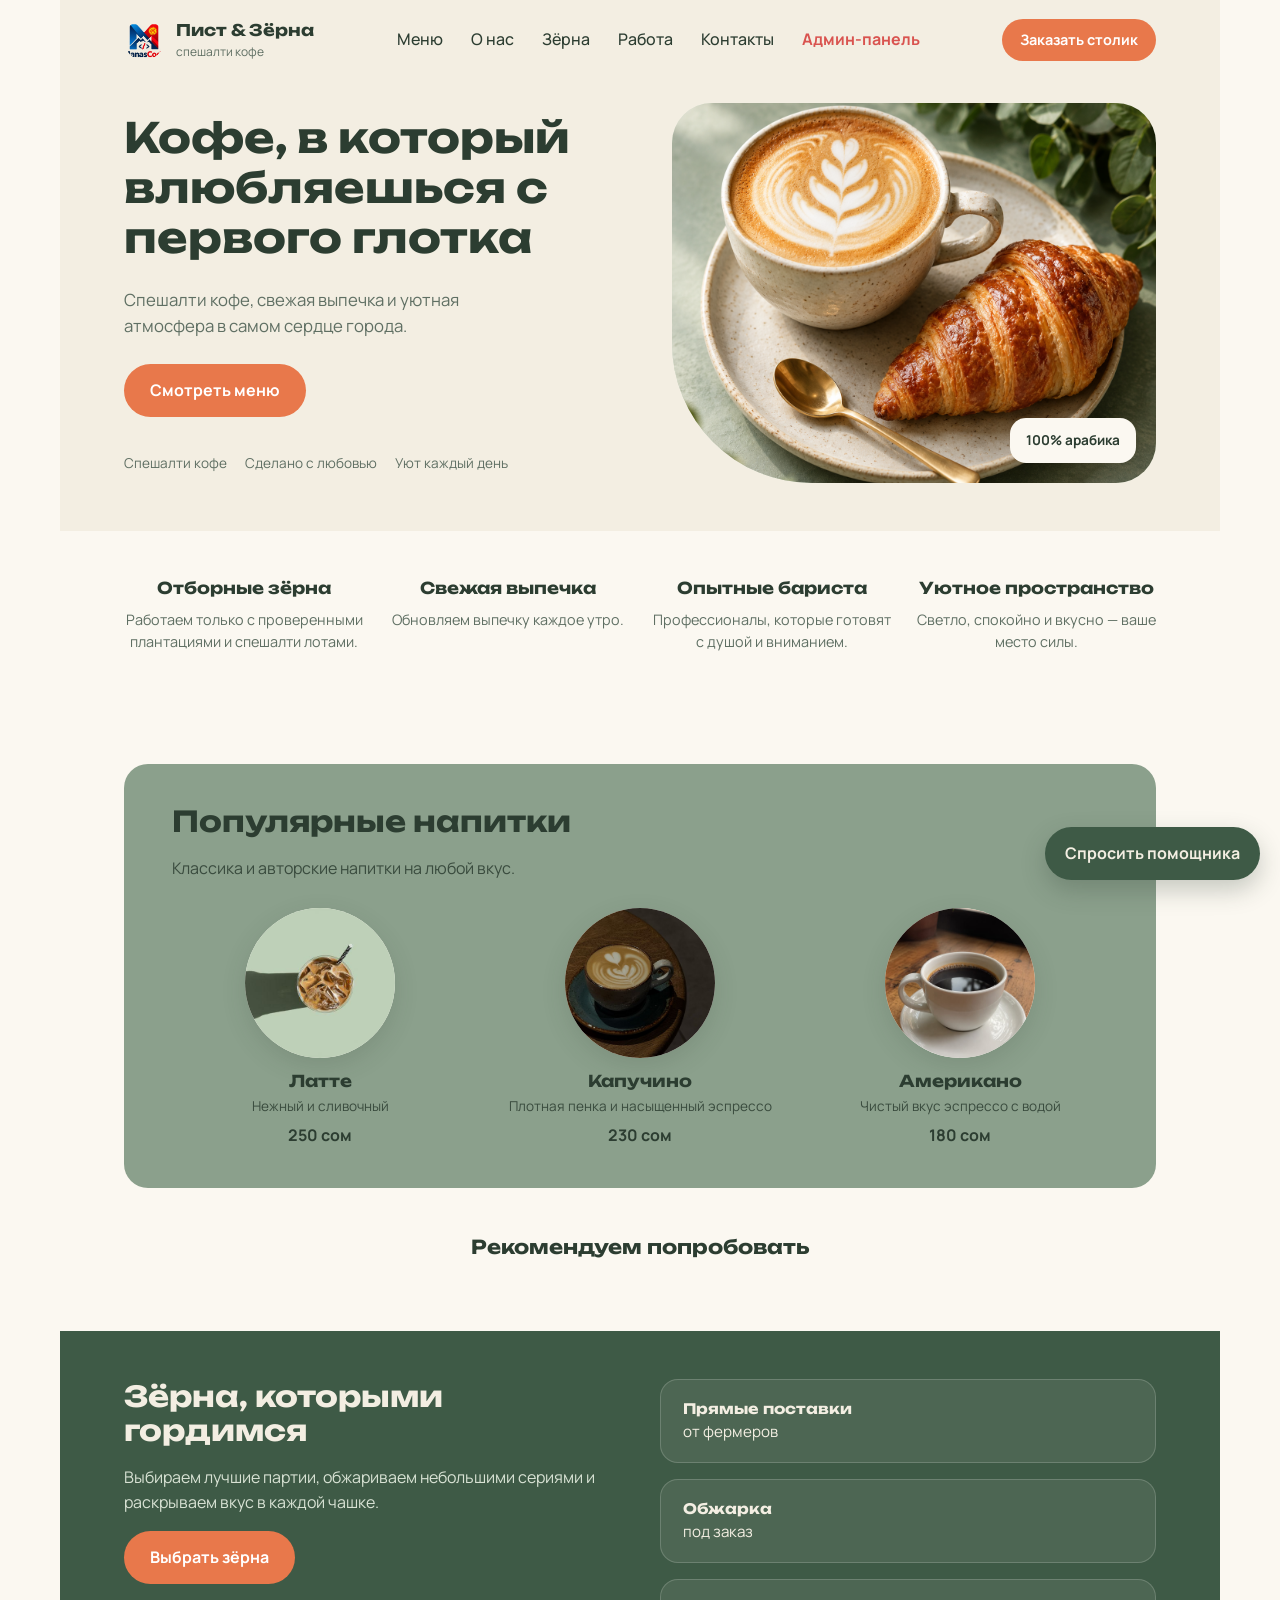
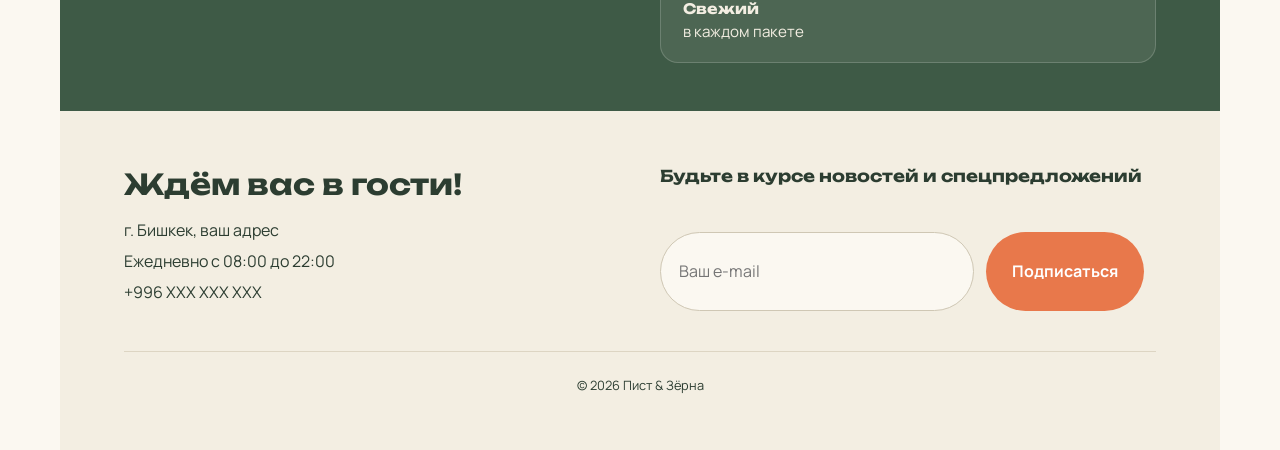
<file: index.html>
<!DOCTYPE html>
<html lang="ru">
<head>
  <meta charset="UTF-8">
  <meta name="viewport" content="width=device-width, initial-scale=1.0">
  <link rel="preconnect" href="https://fonts.googleapis.com">
  <link rel="preconnect" href="https://fonts.gstatic.com" crossorigin>
  <link href="https://fonts.googleapis.com/css2?family=Manrope:wght@400;500;700&family=Unbounded:wght@500;700&display=swap" rel="stylesheet">
  <link rel="stylesheet" href="style.css">
  <title>Пист & Зёрна — спешалти кофе</title>
</head>
<body>
  <div class="container">

<header class="site-header">
  <a href="index.html" class="logo">
    <img src="img/Логотип ManasCode с горным символом.png" alt="Логотип Пист & Зёрна" class="logo-mark">
    <span>
      <strong>Пист & Зёрна</strong>
      <small>спешалти кофе</small>
    </span>
  </a>
  <nav class="nav">
    <a href="menu.html">Меню</a>
    <a href="onas.html">О нас</a>
    <a href="zerna.html">Зёрна</a>
    <a href="work.html">Работа</a>
    <a href="contact.html">Контакты</a>
    <!-- Ссылка на админ-панель -->
    <a href="admin.html" style="color: #d9534f; font-weight: 700;">Админ-панель</a>
  </nav>
  <a href="zakazatstol.html" class="btn btn-small">Заказать столик</a>
</header>

  <main>
    <section class="hero">
      <div class="hero-text">
        <h1>Кофе, в который влюбляешься с первого глотка</h1>
        <p>Спешалти кофе, свежая выпечка и уютная атмосфера в самом сердце города.</p>
        <a href="menu.html" class="btn">Смотреть меню</a>
        <ul class="hero-badges">
          <li>Спешалти кофе</li>
          <li>Сделано с любовью</li>
          <li>Уют каждый день</li>
        </ul>
      </div>
      <div class="hero-photo">
        <img src="img/97330090-4c13-4b11-b2e1-e47001915c71.png" alt="Латте и круассан" onerror="this.remove()">
        <span class="hero-tag">100% арабика</span>
      </div>
    </section>

    <section class="features">
      <article class="feature">
        <h3>Отборные зёрна</h3>
        <p>Работаем только с проверенными плантациями и спешалти лотами.</p>
      </article>
      <article class="feature">
        <h3>Свежая выпечка</h3>
        <p>Обновляем выпечку каждое утро.</p>
      </article>
      <article class="feature">
        <h3>Опытные бариста</h3>
        <p>Профессионалы, которые готовят с душой и вниманием.</p>
      </article>
      <article class="feature">
        <h3>Уютное пространство</h3>
        <p>Светло, спокойно и вкусно — ваше место силы.</p>
      </article>
    </section>

<section class="section">
  <div class="drinks-panel">
    <div class="section-head">
      <h2>Популярные напитки</h2>
      <p>Классика и авторские напитки на любой вкус.</p>
    </div>
    <div id="drinks" class="drinks">
      <article class="drink">
        <div class="drink-photo">
          <img src="img/l3_BMTjehO2lcC8Nd-72kGVLts6aDte2LvTy1_Z12jxko2eMmVcyesYQKCL_p800tnIJXum1Bfs5W5rmNMjpma7b7bXmXZCYA171k34Vd1eosobI892T0q2HgQQvDMm9kB8brzSrXxTjls14NeFz9zrcZhNj9cx19fShxTqg8Xx3jhMujZYS0OopQwV6NTXY.jpg" alt="Латте">
        </div>
        <h3>Латте</h3>
        <p>Нежный и сливочный</p>
        <strong>250 ₽</strong>
      </article>

      <article class="drink">
        <div class="drink-photo">
          <img src="img/qUyhrabTK5HA6v641Be0iFWW-rnxd1_dD2P-MpSxCnAkxv0O-odYC_eikuq_2QnVNxskf7v0VESRKP6mfrKDnAw85fXv37r7tHRSoDA4ebFCQnO-2ogahgPmJxZMxqfrGyTuTbLWZcIhWnTa1DNspqM1xXAAi_vUU_ipmkLYvGbt7SHV-srjvhszguStS67G.jpg" alt="Матча Латте">
        </div>
        <h3>Матча Латте</h3>
        <p>Зелёная гармония</p>
        <strong>280 ₽</strong>
      </article>

      <article class="drink">
        <div class="drink-photo">
          <img src="img/wwbtmIBlrbwgWWiAWsl8ZCKl8p7UZPlP2CB9f7rM081VcFISaRHDN2Yd6t8zTwccHtCPiGeR_fk1pEnxsq1RWJb0QXb1QhWRjY7Cp7yFVGQkYxWJ1dRyg9AUZcLGgRRGN6W4c5TIF7IODbOmNO9Z9IjAit6GdAkc3VkexHIKniFlvxbtZHh3I2VzZIKlVop5.jpg" alt="Айс Фильтр">
        </div>
        <h3>Айс Фильтр</h3>
        <p>Освежающий и лёгкий</p>
        <strong>260 ₽</strong>
      </article>
    </div>
  </div>

  <h2 class="center-title">Рекомендуем попробовать</h2>
  <div id="desserts" class="items"></div>
</section>

    <section class="section section-dark">
      <div class="split">
        <div>
          <h2>Зёрна, которыми гордимся</h2>
          <p>Выбираем лучшие партии, обжариваем небольшими сериями и раскрываем вкус в каждой чашке.</p>
          <a href="zerna.html" class="btn">Выбрать зёрна</a>
        </div>
        <ul class="beans-list">
          <li><strong>Прямые поставки</strong> от фермеров</li>
          <li><strong>Обжарка</strong> под заказ</li>
          <li><strong>Свежий</strong> в каждом пакете</li>
        </ul>
      </div>
    </section>
  </main>

  <footer class="footer-contacts">
    <div>
      <h2>Ждём вас в гости!</h2>
      <p>г. Бишкек, ваш адрес</p>
      <p>Ежедневно с 08:00 до 22:00</p>
      <p>+996 XXX XXX XXX</p>
    </div>

    <form class="form form-inline" data-validate data-success="Спасибо! Вы подписались на новости.">
      <h3 style="width:100%">Будьте в курсе новостей и спецпредложений</h3>
      <input type="email" name="email" required placeholder="Ваш e-mail" aria-label="Ваш e-mail">
      <button type="submit" class="btn">Подписаться</button>
      <p class="form-msg" role="status"></p>
    </form>

    <p class="copy" style="grid-column: 1 / -1">© 2026 Пист & Зёрна</p>
  </footer>

  <button id="chat-toggle" class="chat-toggle" aria-expanded="false" aria-controls="chat-panel">
    Спросить помощника
  </button>

  <section id="chat-panel" class="chat-panel" hidden>
    <header class="chat-head">
      <strong>Помощник кофейни</strong>
      <button id="chat-close" class="chat-close" aria-label="Закрыть чат">×</button>
    </header>
    <div id="chat-log" class="chat-log" aria-live="polite"></div>
    <form id="chat-form" class="chat-form">
      <input id="chat-input" type="text" placeholder="Например: что посоветуешь?" autocomplete="off" aria-label="Ваш вопрос">
      <button type="submit" class="btn btn-small">Отправить</button>
    </form>
  </section>
  </div>

  <script src="main.js"></script>
</body>
</html>
</file>
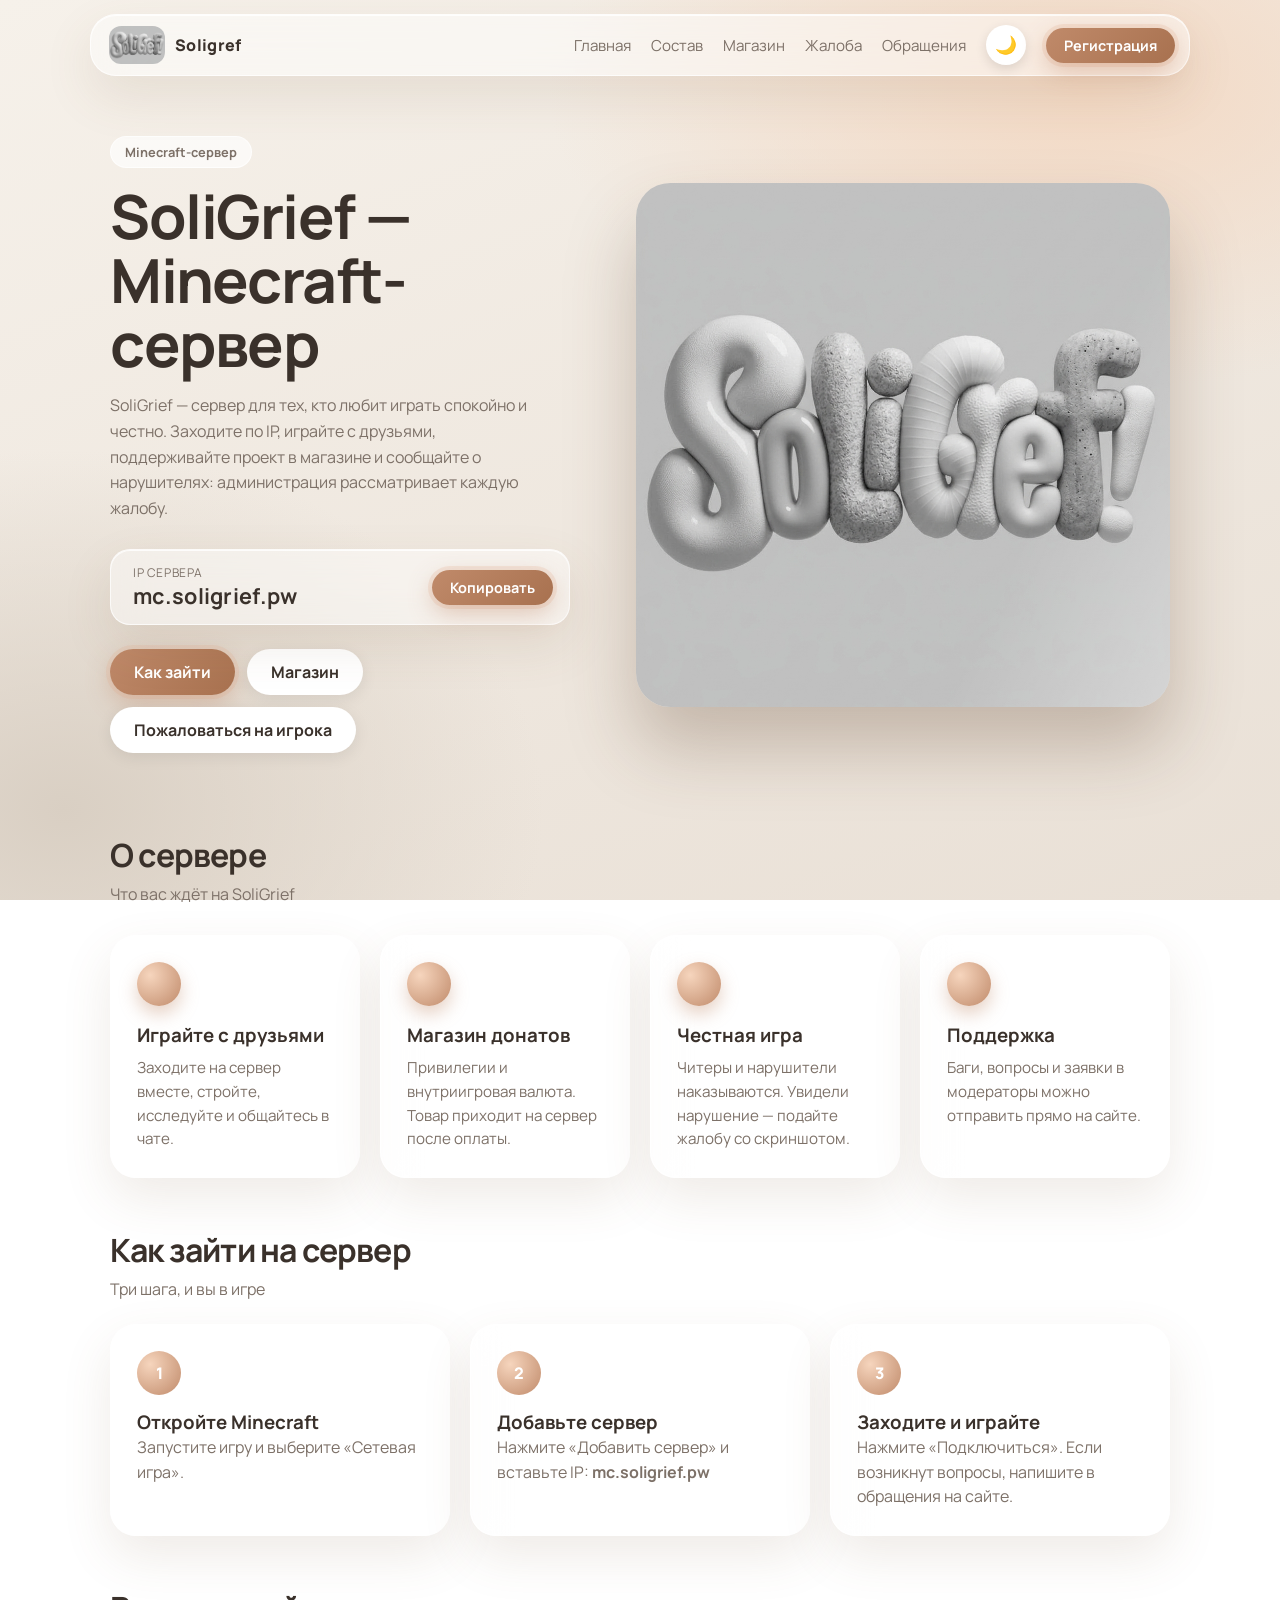
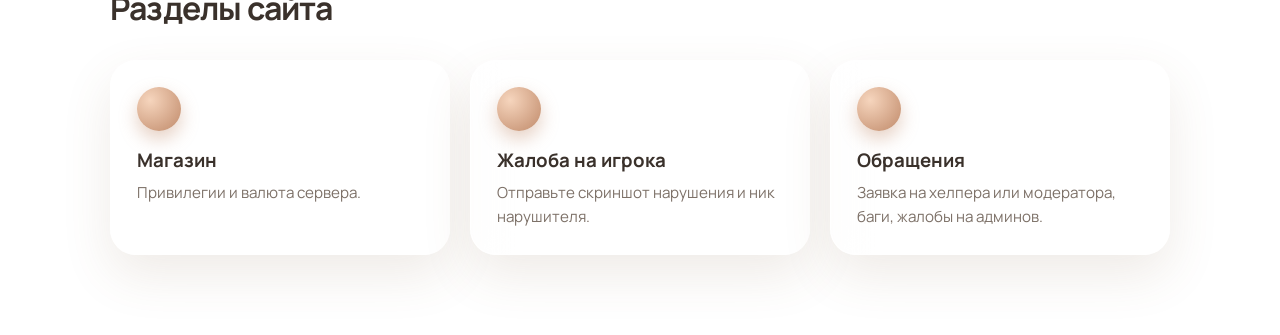
<file: -2-/index.html>
<!doctype html><html lang="ru"><head><title>Soligref</title><meta charset="utf-8"><script>try{var t=localStorage.getItem("soligref_theme")||(matchMedia("(prefers-color-scheme:dark)").matches?"dark":"light");document.documentElement.dataset.theme=t}catch(e){}</script><meta name="viewport" content="width=device-width,initial-scale=1"><link rel="icon" href="logo.jpg"><link href="https://fonts.googleapis.com/css2?family=Manrope:wght@400;600;800&display=swap" rel="stylesheet"><link rel="stylesheet" href="style.css"></head><body>
<nav class="glass"><a class="brand" href="index.html"><img src="logo.jpg" alt="Soligref"><span>Soligref</span></a><div class="links"><a href="index.html">Главная</a><a href="sostav.html">Состав</a></div></nav>
<main>
<section class="hero">
<div><span class="tag">Minecraft-сервер</span>
<h1 data-site="heroTitle">SoliGrief — Minecraft-сервер</h1>
<p data-site="heroText"></p>
<div class="glass ipbox"><div><small>IP сервера</small><b id="ip" data-site="ip">mc.soligrief.pw</b></div><button class="btn sm" id="cp" type="button">Копировать</button></div>
<div class="row"><a class="btn" href="#join">Как зайти</a><a class="btn light" href="shop.html">Магазин</a><a class="btn light" href="report.html">Пожаловаться на игрока</a></div></div>
<div class="stage"><div class="model" id="model"><img src="logo.jpg" alt="Логотип Soligref"></div></div>
</section>

<h2>О сервере</h2><p class="sub">Что вас ждёт на SoliGrief</p>
<div class="grid" id="home-cards"></div>

<h2 id="join">Как зайти на сервер</h2><p class="sub">Три шага, и вы в игре</p>
<div class="steps">
<div class="glass step"><h3>Откройте Minecraft</h3><p>Запустите игру и выберите «Сетевая игра».</p></div>
<div class="glass step"><h3>Добавьте сервер</h3><p>Нажмите «Добавить сервер» и вставьте IP: <b class="ipcopy">mc.soligrief.pw</b></p></div>
<div class="glass step"><h3>Заходите и играйте</h3><p>Нажмите «Подключиться». Если возникнут вопросы, напишите в обращения на сайте.</p></div>
</div>

<h2>Разделы сайта</h2>
<div class="grid compact">
<a class="glass card linkcard" href="shop.html"><div class="dot"></div><h3>Магазин</h3><p>Привилегии и валюта сервера.</p></a>
<a class="glass card linkcard" href="report.html"><div class="dot"></div><h3>Жалоба на игрока</h3><p>Отправьте скриншот нарушения и ник нарушителя.</p></a>
<a class="glass card linkcard" href="support.html"><div class="dot"></div><h3>Обращения</h3><p>Заявка на хелпера или модератора, баги, жалобы на админов.</p></a>
</div></main>
<script src="app.js"></script>
<script>
const m=document.getElementById('model');
document.addEventListener('mousemove',e=>{const x=(e.clientX/innerWidth-.5)*2,y=(e.clientY/innerHeight-.5)*2;m.style.transform='rotateY('+x*14+'deg) rotateX('+(-y*10)+'deg)'});
document.addEventListener('DOMContentLoaded',()=>{const ip=site.get().ip||'mc.soligrief.pw';document.querySelectorAll('.ipcopy').forEach(e=>e.textContent=ip)});
document.getElementById('cp').onclick=async e=>{const b=e.target,t=document.getElementById('ip').textContent.trim();
 try{await navigator.clipboard.writeText(t)}catch{const r=document.createRange();r.selectNodeContents(document.getElementById('ip'));const s=getSelection();s.removeAllRanges();s.addRange(r);try{document.execCommand('copy')}catch{}}
 b.textContent='Скопировано ✓';setTimeout(()=>b.textContent='Копировать',1800)};
</script></body></html>
</file>
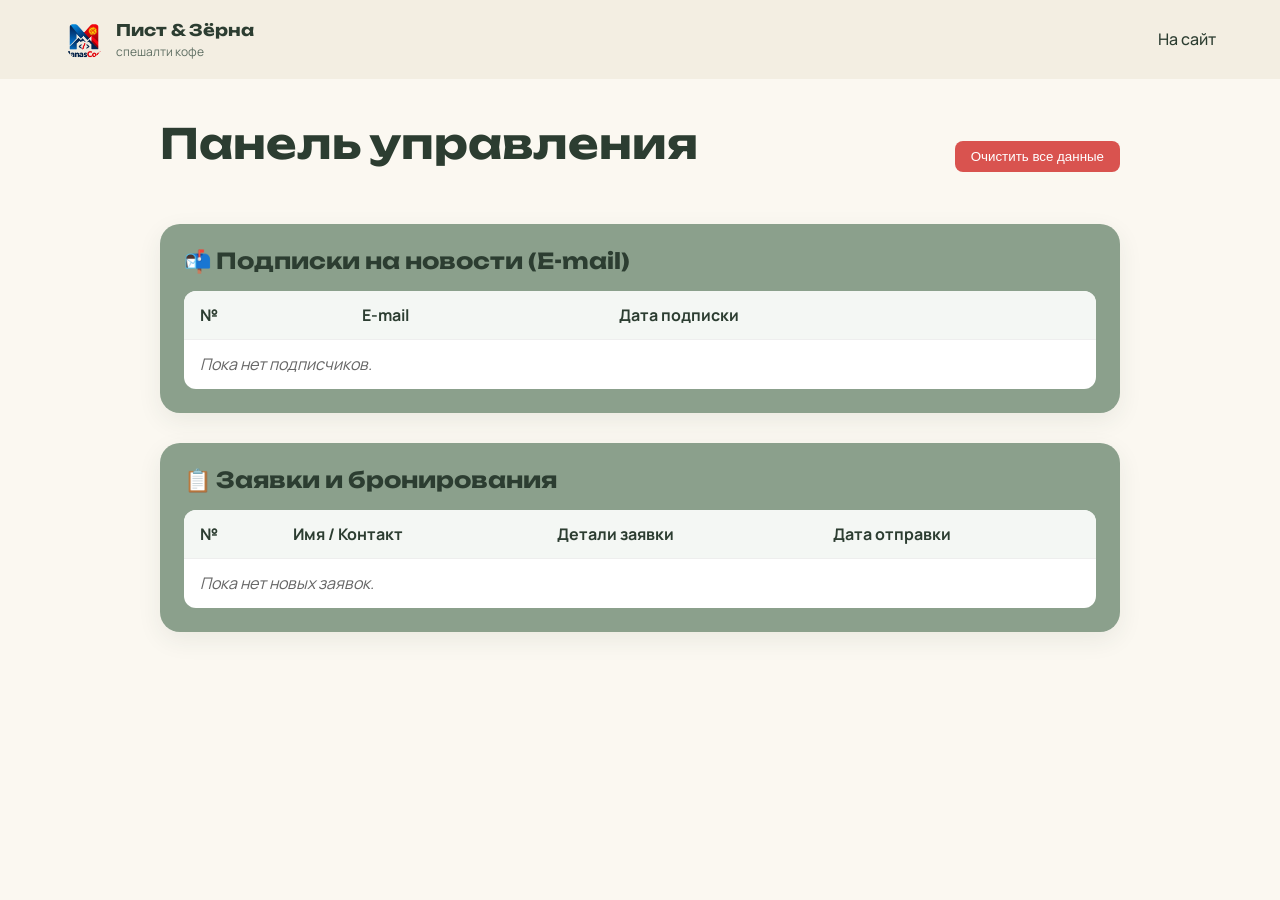
<file: admin.html>
<!DOCTYPE html>
<html lang="en">
<head>
    <meta charset="UTF-8">
    <meta name="viewport" content="width=device-width, initial-scale=1.0">
        <link rel="preconnect" href="https://fonts.googleapis.com">
  <link rel="preconnect" href="https://fonts.gstatic.com" crossorigin>
  <link href="https://fonts.googleapis.com/css2?family=Manrope:wght@400;500;700&family=Unbounded:wght@500;700&display=swap" rel="stylesheet">
  <link rel="stylesheet" href="style.css"
    <title></title>
</head>
<body>

<div class="wrapper">
  <header class="site-header">
  <a href="index.html" class="logo">
    <img src="img/Логотип ManasCode с горным символом.png" alt="Логотип Пист & Зёрна" class="logo-mark">
    <span>
      <strong>Пист & Зёрна</strong>
      <small>спешалти кофе</small>
    </span>
      </a>
      <nav class="nav">
        <a href="index.html">На сайт</a>
      </nav>
    </div>
  </header>

  <main class="admin-container">
    <div class="admin-header">
      <h1>Панель управления</h1>
      <button id="clear-data" class="btn-clear">Очистить все данные</button>
    </div>

    <!-- Блок подписчиков на рассылку -->
    <section class="admin-section">
      <h2>📬 Подписки на новости (E-mail)</h2>
      <div style="overflow-x: auto;">
        <table class="data-table" id="subs-table">
          <thead>
            <tr>
              <th>№</th>
              <th>E-mail</th>
              <th>Дата подписки</th>
            </tr>
          </thead>
          <tbody id="subs-body">
            <!-- Сюда динамически добавляются почты -->
          </tbody>
        </table>
      </div>
    </section>

    <!-- Блок бронирования / заявок / откликов -->
    <section class="admin-section">
      <h2>📋 Заявки и бронирования</h2>
      <div style="overflow-x: auto;">
        <table class="data-table" id="orders-table">
          <thead>
            <tr>
              <th>№</th>
              <th>Имя / Контакт</th>
              <th>Детали заявки</th>
              <th>Дата отправки</th>
            </tr>
          </thead>
          <tbody id="orders-body">
            <!-- Сюда динамически добавляются заявки -->
          </tbody>
        </table>
      </div>
    </section>
  </main>
</div>

<script src="admin.js"></script>
</body>
</html>
</file>
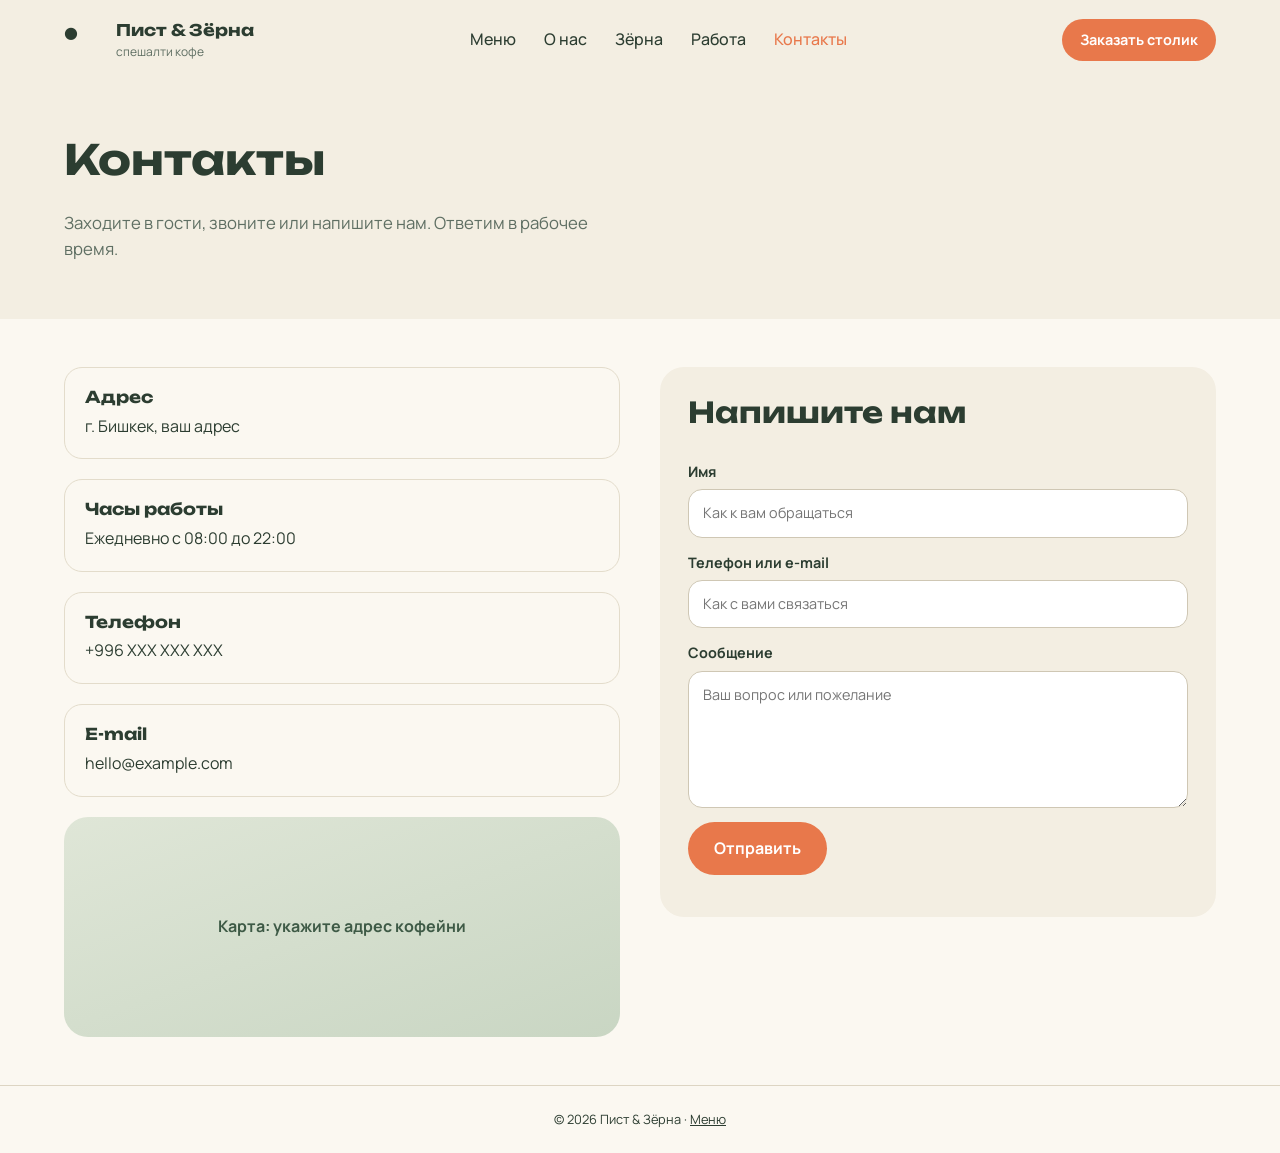
<file: contact.html>
<!DOCTYPE html>
<html lang="ru">
<head>
  <meta charset="UTF-8">
  <meta name="viewport" content="width=device-width, initial-scale=1.0">
   <link rel="preconnect" href="https://fonts.googleapis.com">
  <link rel="preconnect" href="https://fonts.gstatic.com" crossorigin>
  <link href="https://fonts.googleapis.com/css2?family=Manrope:wght@400;500;700&family=Unbounded:wght@500;700&display=swap" rel="stylesheet">
  <link rel="stylesheet" href="style.css">
  <title>Контакты — Пист &amp; Зёрна</title>
 
</head>
<body>

  <header class="site-header">
    <a href="index.html" class="logo">
      <span class="logo-mark" aria-hidden="true">●</span>
      <span>
        <strong>Пист &amp; Зёрна</strong>
        <small>спешалти кофе</small>
      </span>
    </a>
    <nav class="nav">
      <a href="menu.html">Меню</a>
      <a href="onas.html">О нас</a>
      <a href="zerna.html">Зёрна</a>
      <a href="work.html">Работа</a>
      <a href="contact.html">Контакты</a>
    </nav>
    <a href="zakazatstol.html" class="btn btn-small">Заказать столик</a>
  </header>

  <main>
    <section class="page-hero">
      <h1>Контакты</h1>
      <p>Заходите в гости, звоните или напишите нам. Ответим в рабочее время.</p>
    </section>

    <section class="section contact-grid">
      <div class="info">
        <div class="info-item">
          <h3>Адрес</h3>
          <p>г. Бишкек, ваш адрес</p>
        </div>
        <div class="info-item">
          <h3>Часы работы</h3>
          <p>Ежедневно с 08:00 до 22:00</p>
        </div>
        <div class="info-item">
          <h3>Телефон</h3>
          <p>+996 XXX XXX XXX</p>
        </div>
        <div class="info-item">
          <h3>E-mail</h3>
          <p>hello@example.com</p>
        </div>
        <div class="map" role="img" aria-label="Место для карты">Карта: укажите адрес кофейни</div>
      </div>

      <form class="form" data-validate data-success="Спасибо! Сообщение отправлено.">
        <h2>Напишите нам</h2>
        <label>
          Имя
          <input type="text" name="name" required autocomplete="name" placeholder="Как к вам обращаться">
        </label>
        <label>
          Телефон или e-mail
          <input type="text" name="contact" required placeholder="Как с вами связаться">
        </label>
        <label>
          Сообщение
          <textarea name="message" rows="5" required placeholder="Ваш вопрос или пожелание"></textarea>
        </label>
        <button type="submit" class="btn">Отправить</button>
        <p class="form-msg" role="status"></p>
      </form>
    </section>
  </main>

  <footer class="copy">© 2026 Пист &amp; Зёрна · <a href="menu.html">Меню</a></footer>

  <script src="main.js"></script>
</body>
</html>
</file>
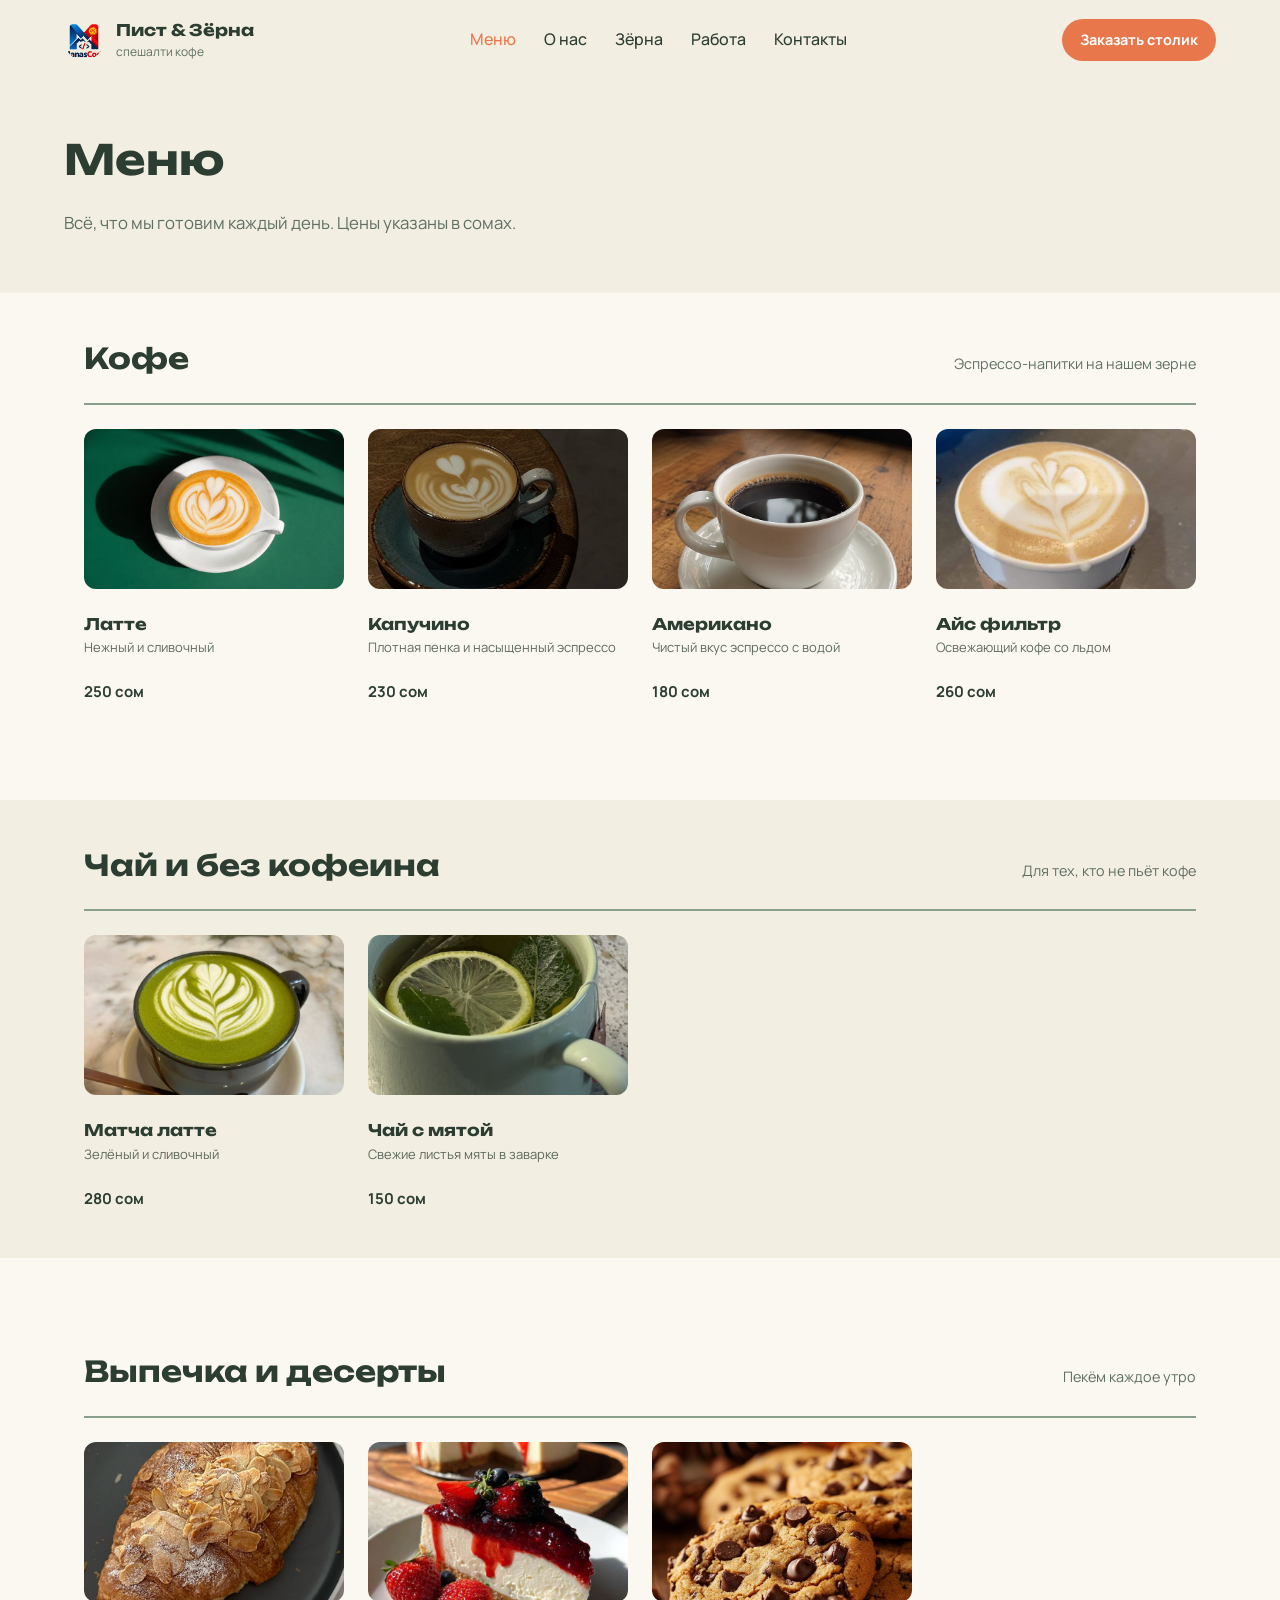
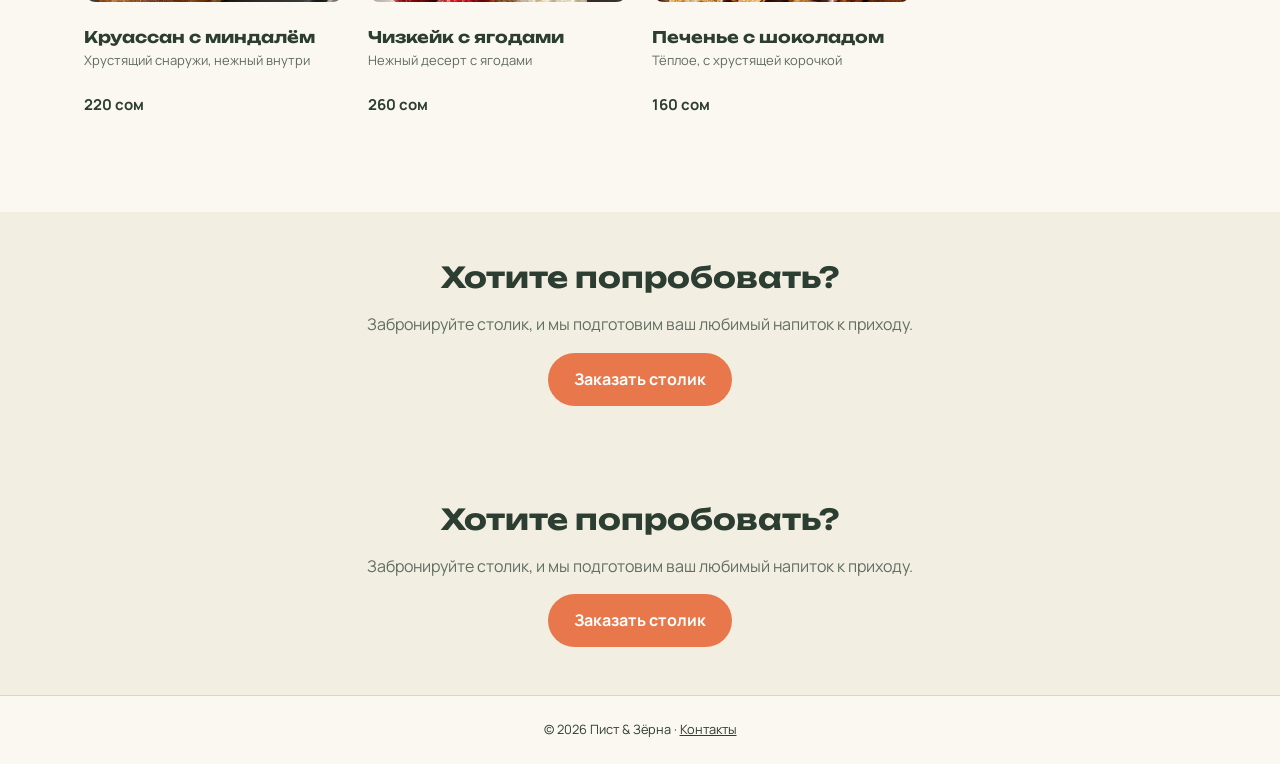
<file: menu.html>
<!DOCTYPE html>
<html lang="en">
<head>
  <meta charset="UTF-8">
  <meta name="viewport" content="width=device-width, initial-scale=1.0">
    <link rel="preconnect" href="https://fonts.googleapis.com">
  <link rel="preconnect" href="https://fonts.gstatic.com" crossorigin>
  <link href="https://fonts.googleapis.com/css2?family=Manrope:wght@400;500;700&family=Unbounded:wght@500;700&display=swap" rel="stylesheet">
  <link rel="stylesheet" href="style.css">
  <title>Document</title>
</head>
<body>
  
<header class="site-header">
  <a href="index.html" class="logo">
    <img src="img/Логотип ManasCode с горным символом.png" alt="Логотип Пист & Зёрна" class="logo-mark">
    <span>
      <strong>Пист & Зёрна</strong>
      <small>спешалти кофе</small>
    </span>
  </a>
  <nav class="nav">
    <a href="menu.html">Меню</a>
    <a href="onas.html">О нас</a>
    <a href="zerna.html">Зёрна</a>
    <a href="work.html">Работа</a>
    <a href="contact.html">Контакты</a>
  </nav>
  <a href="zakazatstol.html" class="btn btn-small">Заказать столик</a>
</header>

  <main>
    <section class="page-hero">
      <h1>Меню</h1>
      <p>Всё, что мы готовим каждый день. Цены указаны в сомах.</p>
    </section>

<section class="section cat">
  <div class="container">
    <div class="cat-head">
      <h2>Кофе</h2>
      <p>Эспрессо-напитки на нашем зерне</p>
    </div>
    <div class="items">
      <article class="item">
        <div class="item-photo">
          <img src="img/wwbtmIBlrbwgWWiAWsl8ZCKl8p7UZPlP2CB9f7rM081VcFISaRHDN2Yd6t8zTwccHtCPiGeR_fk1pEnxsq1RWJb0QXb1QhWRjY7Cp7yFVGQkYxWJ1dRyg9AUZcLGgRRGN6W4c5TIF7IODbOmNO9Z9IjAit6GdAkc3VkexHIKniFlvxbtZHh3I2VzZIKlVop5.jpg" alt="Латте">
        </div>
        <div>
          <h3>Латте</h3>
          <p>Нежный и сливочный</p>
        </div>
        <span class="price">250 сом</span>
      </article>

      <article class="item">
        <div class="item-photo">
          <img src="img/1d75b6969c50eb072493f7ebf8074968.jpg" alt="Капучино">
        </div>
        <div>
          <h3>Капучино</h3>
          <p>Плотная пенка и насыщенный эспрессо</p>
        </div>
        <span class="price">230 сом</span>
      </article>

      <article class="item">
        <div class="item-photo">
          <img src="img/загруженное (4).jpg" alt="Американо">
        </div>
        <div>
          <h3>Американо</h3>
          <p>Чистый вкус эспрессо с водой</p>
        </div>
        <span class="price">180 сом</span>
      </article>

      <article class="item">
        <div class="item-photo">
          <img src="img/загруженное (5).jpg" alt="Айс фильтр">
        </div>
        <div>
          <h3>Айс фильтр</h3>
          <p>Освежающий кофе со льдом</p>
        </div>
        <span class="price">260 сом</span>
      </article>
    </div>
  </div>
</section>

<section class="section section-tint cat">
      <div class="container">
        <div class="cat-head">
          <h2>Чай и без кофеина</h2>
          <p>Для тех, кто не пьёт кофе</p>
        </div>
        <div class="items">
          <article class="item">
            <div class="item-photo">
              <img src="img/Красивое фото матчи.jpg" alt="Матча латте">
            </div>
            <div>
              <h3>Матча латте</h3>
              <p>Зелёный и сливочный</p>
            </div>
            <span class="price">280 сом</span>
          </article>
          
          <article class="item">
            <div class="item-photo">
              <img src="img/JAKIORAMOUR.jpg" alt="Чай с мятой">
            </div>
            <div>
              <h3>Чай с мятой</h3>
              <p>Свежие листья мяты в заварке</p>
            </div>
            <span class="price">150 сом</span>
          </article>
        </div>
      </div>
    </section>

<section class="section cat">
  <div class="container">
    <div class="cat-head">
      <h2>Выпечка и десерты</h2>
      <p>Пекём каждое утро</p>
    </div>
    <div class="items">
      <article class="item">
        <div class="item-photo">
          <img src="img/миндальный круассан.jpg" alt="Круассан с миндалём">
        </div>
        <div>
          <h3>Круассан с миндалём</h3>
          <p>Хрустящий снаружи, нежный внутри</p>
        </div>
        <span class="price">220 сом</span>
      </article>

      <article class="item">
        <div class="item-photo">
          <img src="img/загруженное (6).jpg" alt="Чизкейк с ягодами">
        </div>
        <div>
          <h3>Чизкейк с ягодами</h3>
          <p>Нежный десерт с ягодами</p>
        </div>
        <span class="price">260 сом</span>
      </article>

      <article class="item">
        <div class="item-photo">
          <img src="img/Песочные печенья с шоколадом и тыквой на рождественском столе.jpg" alt="Печенье с шоколадом">
        </div>
        <div>
          <h3>Печенье с шоколадом</h3>
          <p>Тёплое, с хрустящей корочкой</p>
        </div>
        <span class="price">160 сом</span>
      </article>
    </div>
  </div>
</section>

<section class="section section-tint cta">
  <div class="container text-center">
    <h2>Хотите попробовать?</h2>
    <p>Забронируйте столик, и мы подготовим ваш любимый напиток к приходу.</p>
    <a href="zakazatstol.html" class="btn">Заказать столик</a>
  </div>
</section>

    <section class="section section-tint cta">
      <h2>Хотите попробовать?</h2>
      <p>Забронируйте столик, и мы подготовим ваш любимый напиток к приходу.</p>
      <a href="zakazatstol.html" class="btn">Заказать столик</a>
    </section>
  </main>

  <footer class="copy">© 2026 Пист & Зёрна · <a href="contact.html">Контакты</a></footer>

  <script src="main.js"></script>
</body>
</html>
</file>
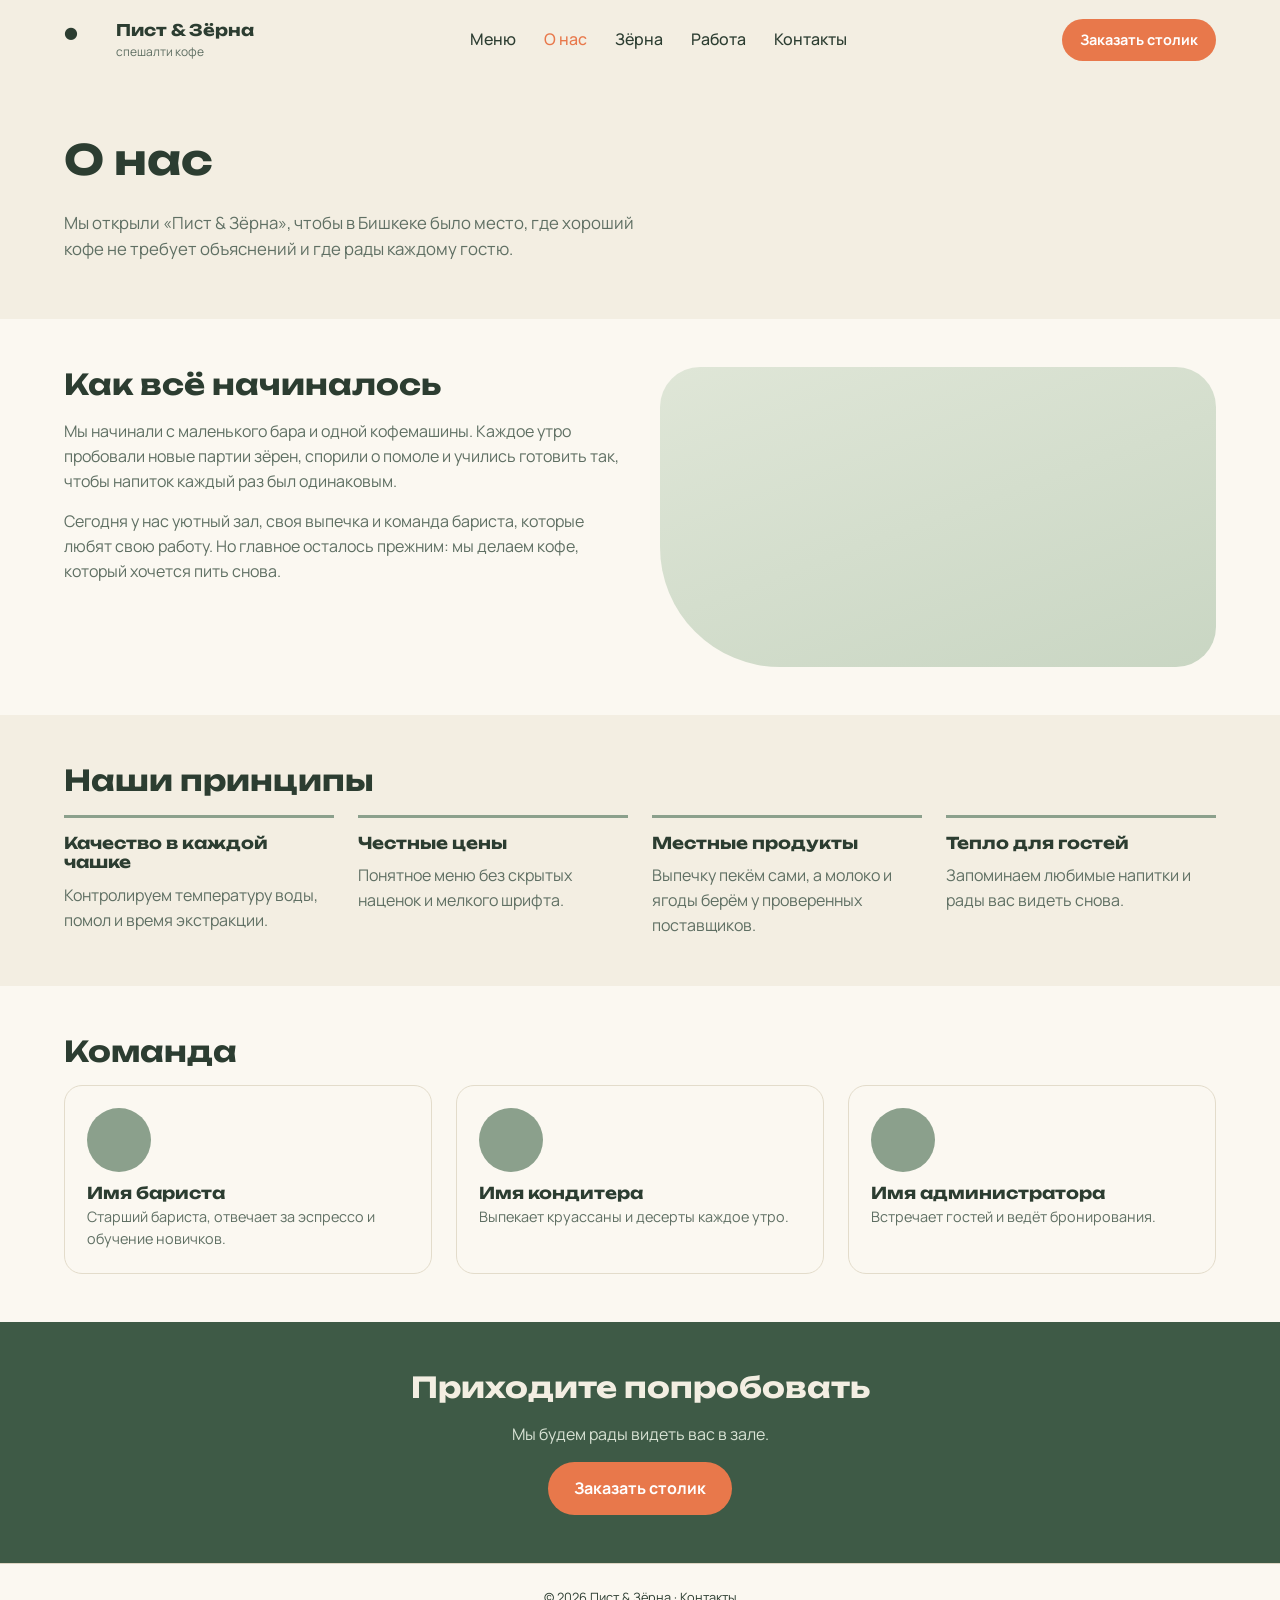
<file: onas.html>
<!DOCTYPE html>
<html lang="ru">
<head>
  <meta charset="UTF-8">
  <meta name="viewport" content="width=device-width, initial-scale=1.0">
  <link rel="preconnect" href="https://fonts.googleapis.com">
  <link rel="preconnect" href="https://fonts.gstatic.com" crossorigin>
  <link href="https://fonts.googleapis.com/css2?family=Manrope:wght@400;500;700&family=Unbounded:wght@500;700&display=swap" rel="stylesheet">
  <link rel="stylesheet" href="style.css">
  <title>О нас — Пист &amp; Зёрна</title>
  
</head>
<body>

  <header class="site-header">
    <a href="index.html" class="logo">
      <span class="logo-mark" aria-hidden="true">●</span>
      <span>
        <strong>Пист &amp; Зёрна</strong>
        <small>спешалти кофе</small>
      </span>
    </a>
    <nav class="nav">
      <a href="menu.html">Меню</a>
      <a href="onas.html">О нас</a>
      <a href="zerna.html">Зёрна</a>
      <a href="work.html">Работа</a>
      <a href="contact.html">Контакты</a>
    </nav>
    <a href="zakazatstol.html" class="btn btn-small">Заказать столик</a>
  </header>

  <main>
    <section class="page-hero">
      <h1>О нас</h1>
      <p>Мы открыли «Пист &amp; Зёрна», чтобы в Бишкеке было место, где хороший кофе не требует объяснений и где рады каждому гостю.</p>
    </section>

    <section class="section split">
      <div>
        <h2>Как всё начиналось</h2>
        <p>Мы начинали с маленького бара и одной кофемашины. Каждое утро пробовали новые партии зёрен, спорили о помоле и учились готовить так, чтобы напиток каждый раз был одинаковым.</p>
        <p>Сегодня у нас уютный зал, своя выпечка и команда бариста, которые любят свою работу. Но главное осталось прежним: мы делаем кофе, который хочется пить снова.</p>
      </div>
      <div class="photo" aria-hidden="true"></div>
    </section>

    <section class="section section-tint">
      <h2>Наши принципы</h2>
      <div class="values">
        <article class="value">
          <h3>Качество в каждой чашке</h3>
          <p>Контролируем температуру воды, помол и время экстракции.</p>
        </article>
        <article class="value">
          <h3>Честные цены</h3>
          <p>Понятное меню без скрытых наценок и мелкого шрифта.</p>
        </article>
        <article class="value">
          <h3>Местные продукты</h3>
          <p>Выпечку пекём сами, а молоко и ягоды берём у проверенных поставщиков.</p>
        </article>
        <article class="value">
          <h3>Тепло для гостей</h3>
          <p>Запоминаем любимые напитки и рады вас видеть снова.</p>
        </article>
      </div>
    </section>

    <section class="section">
      <h2>Команда</h2>
      <div class="team">
        <article class="card member">
          <div class="avatar" aria-hidden="true"></div>
          <h3>Имя бариста</h3>
          <p>Старший бариста, отвечает за эспрессо и обучение новичков.</p>
        </article>
        <article class="card member">
          <div class="avatar" aria-hidden="true"></div>
          <h3>Имя кондитера</h3>
          <p>Выпекает круассаны и десерты каждое утро.</p>
        </article>
        <article class="card member">
          <div class="avatar" aria-hidden="true"></div>
          <h3>Имя администратора</h3>
          <p>Встречает гостей и ведёт бронирования.</p>
        </article>
      </div>
    </section>

    <section class="section section-dark cta">
      <h2>Приходите попробовать</h2>
      <p>Мы будем рады видеть вас в зале.</p>
      <a href="zakazatstol.html" class="btn">Заказать столик</a>
    </section>
  </main>

  <footer class="copy">© 2026 Пист &amp; Зёрна · <a href="contact.html">Контакты</a></footer>

  <script src="main.js"></script>
</body>
</html>
</file>
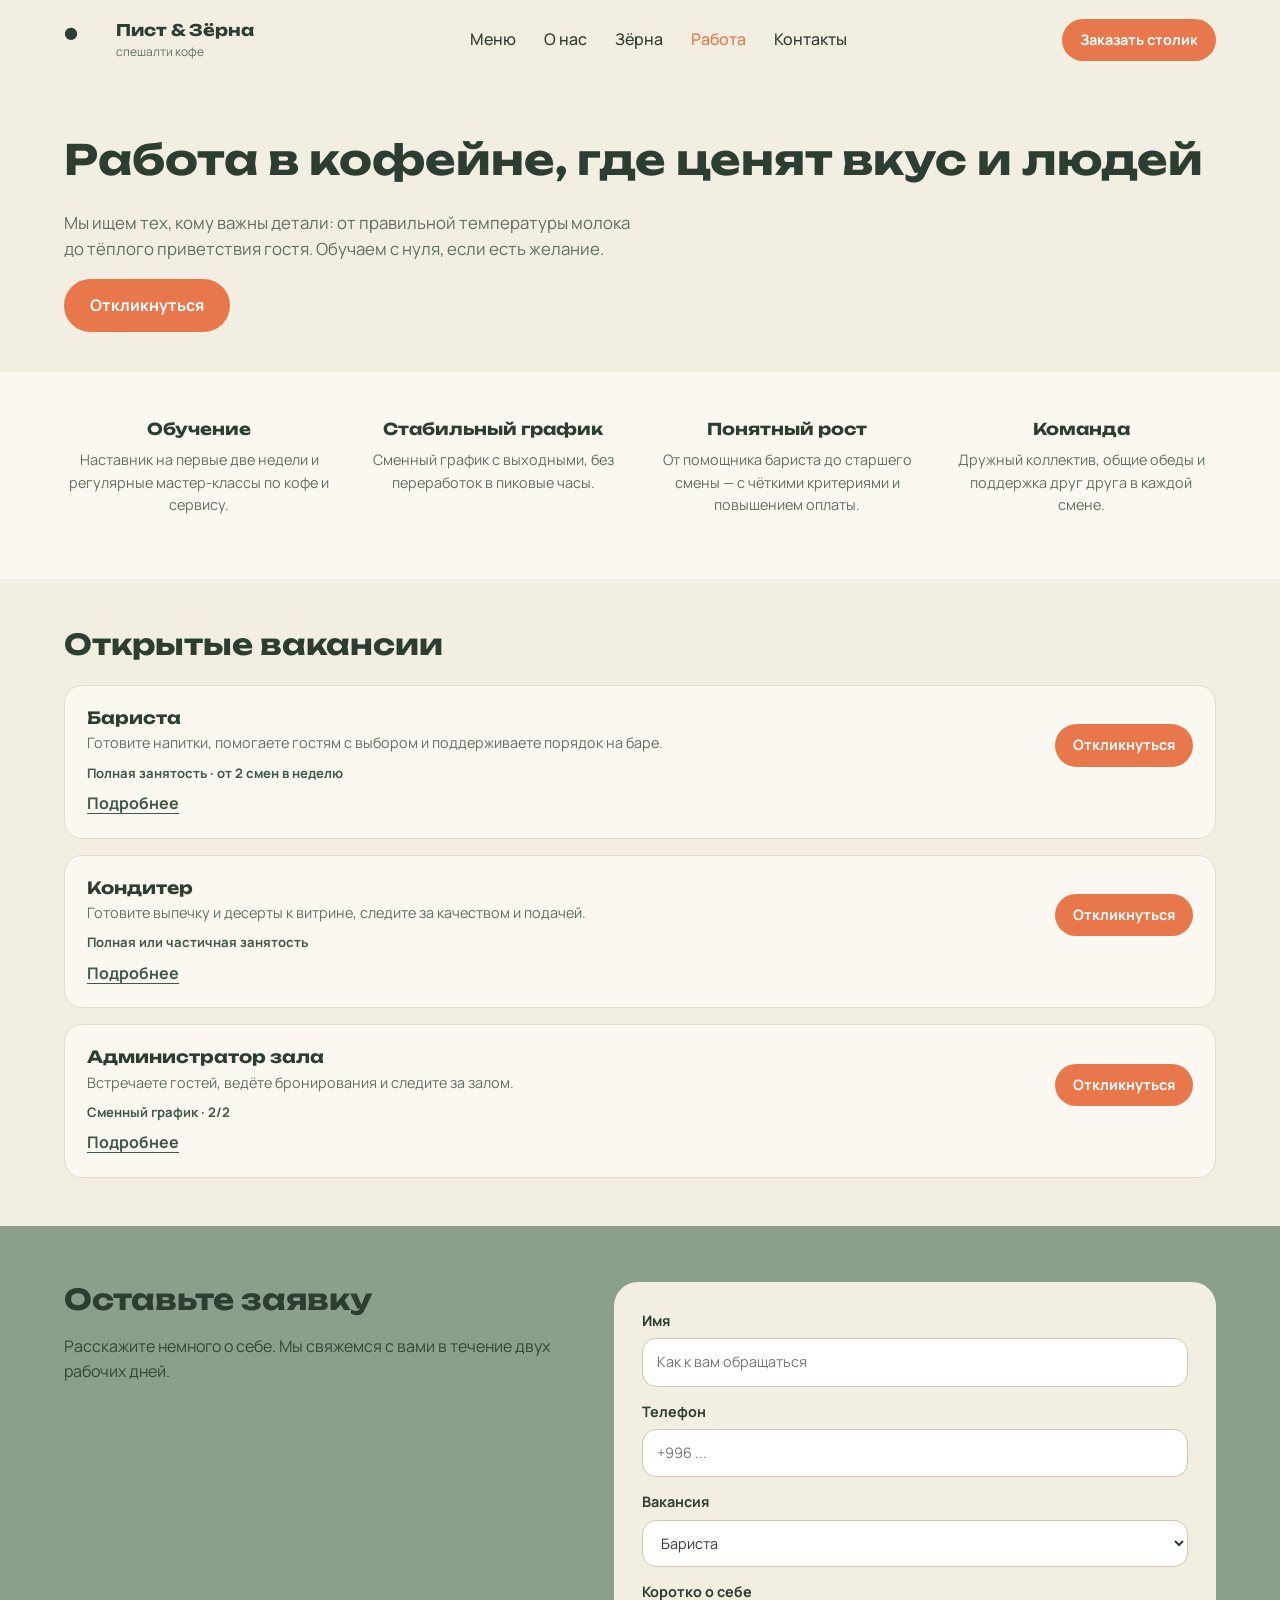
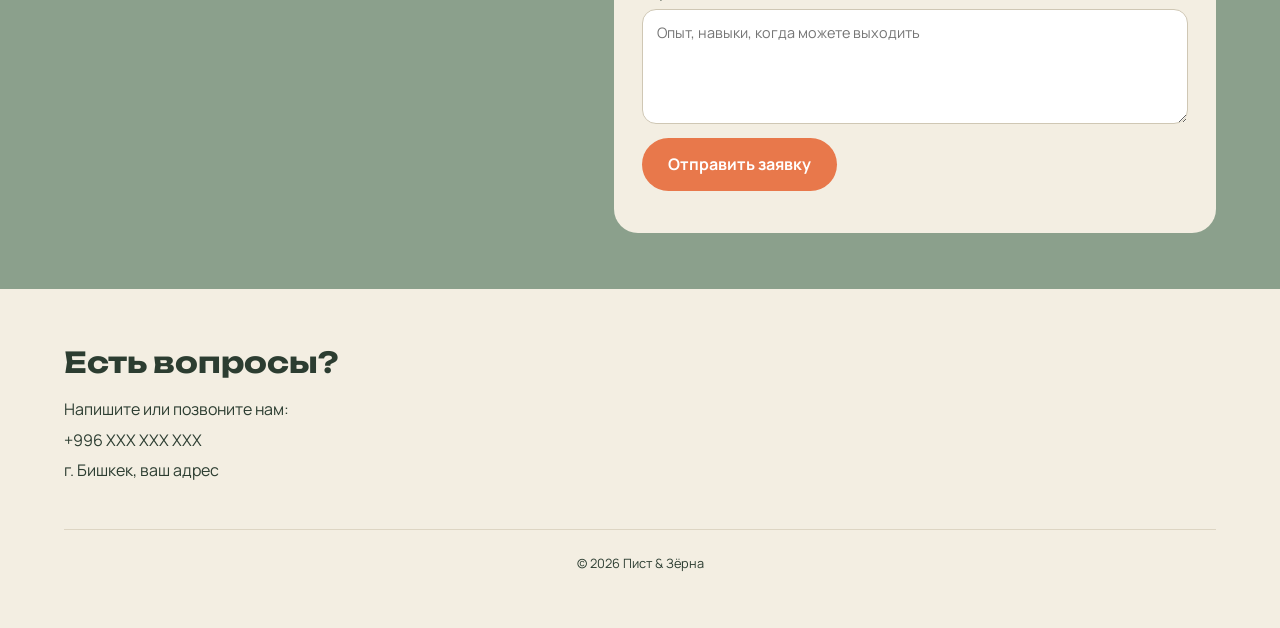
<file: work.html>
<!DOCTYPE html>
<html lang="ru">
<head>
  <meta charset="UTF-8">
  <meta name="viewport" content="width=device-width, initial-scale=1.0">
  <title>Работа у нас — Пист &amp; Зёрна</title>
  <link rel="preconnect" href="https://fonts.googleapis.com">
  <link rel="preconnect" href="https://fonts.gstatic.com" crossorigin>
  <link href="https://fonts.googleapis.com/css2?family=Manrope:wght@400;500;700&family=Unbounded:wght@500;700&display=swap" rel="stylesheet">
  <link rel="stylesheet" href="style.css">
</head>
<body>

  <header class="site-header">
    <a href="index.html" class="logo">
      <span class="logo-mark" aria-hidden="true">●</span>
      <span>
        <strong>Пист &amp; Зёрна</strong>
        <small>спешалти кофе</small>
      </span>
    </a>
    <nav class="nav">
      <a href="menu.html">Меню</a>
      <a href="onas.html">О нас</a>
      <a href="zerna.html">Зёрна</a>
      <a href="work.html">Работа</a>
      <a href="contact.html">Контакты</a>
    </nav>
    <a href="zakazatstol.html" class="btn btn-small">Заказать столик</a>
  </header>

  <main>
    <section class="page-hero">
      <h1>Работа в кофейне, где ценят вкус и людей</h1>
      <p>Мы ищем тех, кому важны детали: от правильной температуры молока до тёплого приветствия гостя. Обучаем с нуля, если есть желание.</p>
      <a href="#apply" class="btn">Откликнуться</a>
    </section>

    <section class="features">
      <article class="feature">
        <h3>Обучение</h3>
        <p>Наставник на первые две недели и регулярные мастер-классы по кофе и сервису.</p>
      </article>
      <article class="feature">
        <h3>Стабильный график</h3>
        <p>Сменный график с выходными, без переработок в пиковые часы.</p>
      </article>
      <article class="feature">
        <h3>Понятный рост</h3>
        <p>От помощника бариста до старшего смены — с чёткими критериями и повышением оплаты.</p>
      </article>
      <article class="feature">
        <h3>Команда</h3>
        <p>Дружный коллектив, общие обеды и поддержка друг друга в каждой смене.</p>
      </article>
    </section>

    <section class="section section-tint">
      <h2>Открытые вакансии</h2>
      <div id="vacancies" class="vacancy-list"></div>
    </section>

    <section id="apply" class="apply">
      <div>
        <h2>Оставьте заявку</h2>
        <p>Расскажите немного о себе. Мы свяжемся с вами в течение двух рабочих дней.</p>
      </div>

      <form class="form" data-validate data-success="Спасибо! Заявка принята, мы свяжемся с вами.">
        <label>
          Имя
          <input type="text" name="name" required autocomplete="name" placeholder="Как к вам обращаться">
        </label>
        <label>
          Телефон
          <input type="tel" name="phone" required autocomplete="tel" placeholder="+996 ...">
        </label>
        <label>
          Вакансия
          <select id="position-select" name="position" required></select>
        </label>
        <label>
          Коротко о себе
          <textarea name="message" rows="4" placeholder="Опыт, навыки, когда можете выходить"></textarea>
        </label>
        <button type="submit" class="btn">Отправить заявку</button>
        <p class="form-msg" role="status"></p>
      </form>
    </section>
  </main>

  <footer class="footer-contacts">
    <div>
      <h2>Есть вопросы?</h2>
      <p>Напишите или позвоните нам:</p>
      <p>+996 XXX XXX XXX</p>
      <p>г. Бишкек, ваш адрес</p>
    </div>
    <p class="copy" style="grid-column: 1 / -1">© 2026 Пист &amp; Зёрна</p>
  </footer>

  <script src="main.js"></script>
</body>
</html>
</file>
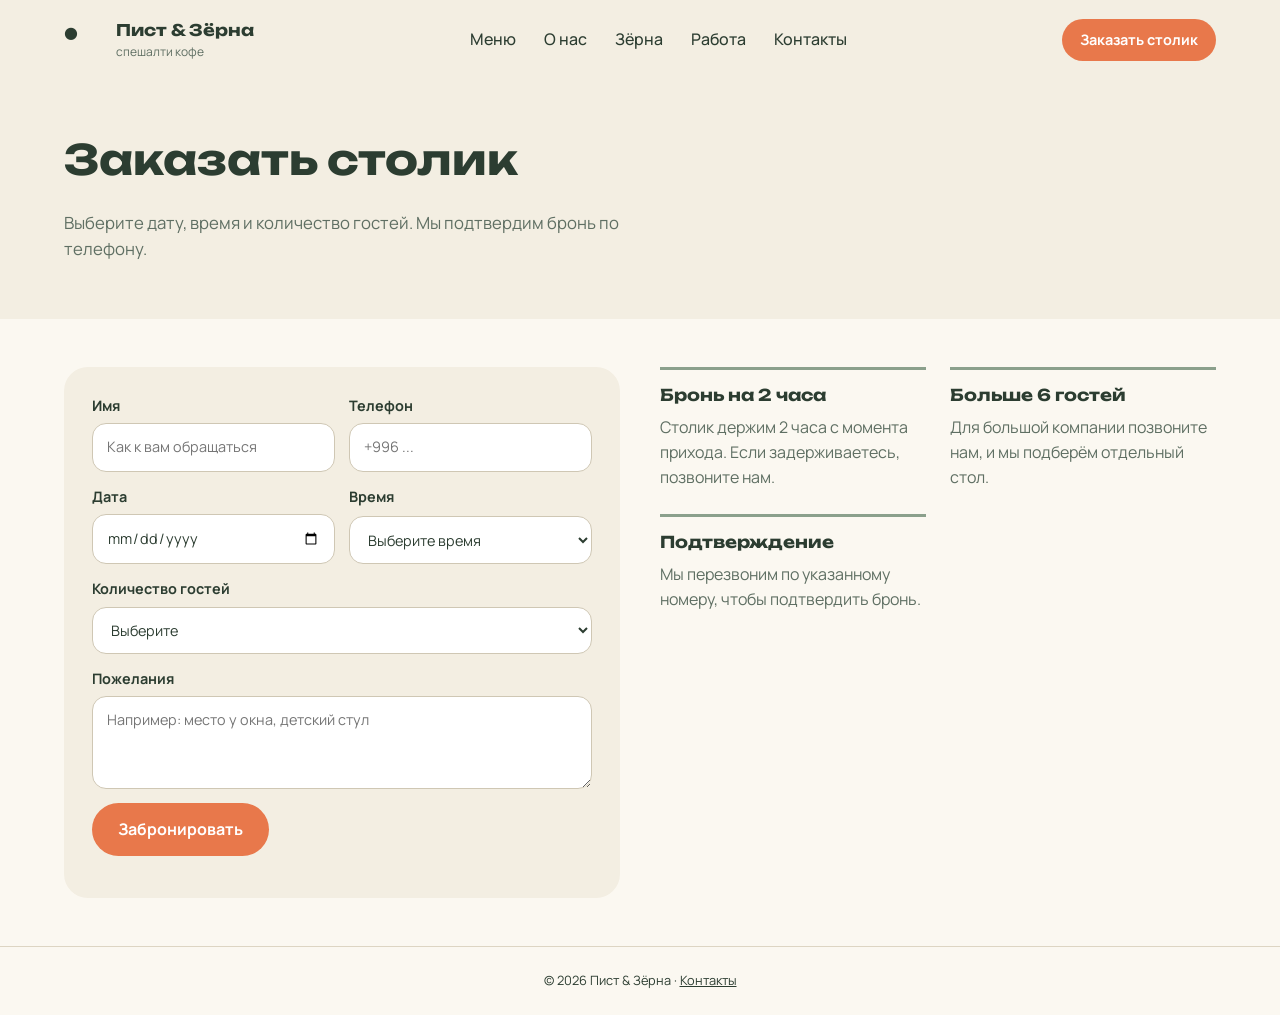
<file: zakazatstol.html>
<!DOCTYPE html>
<html lang="ru">
<head>
  <meta charset="UTF-8">
  <meta name="viewport" content="width=device-width, initial-scale=1.0">
  <link rel="preconnect" href="https://fonts.googleapis.com">
  <link rel="preconnect" href="https://fonts.gstatic.com" crossorigin>
  <link href="https://fonts.googleapis.com/css2?family=Manrope:wght@400;500;700&family=Unbounded:wght@500;700&display=swap" rel="stylesheet">
  <link rel="stylesheet" href="style.css">
  <title>Заказать столик — Пист &amp; Зёрна</title>

</head>
<body>

  <header class="site-header">
    <a href="index.html" class="logo">
      <span class="logo-mark" aria-hidden="true">●</span>
      <span>
        <strong>Пист &amp; Зёрна</strong>
        <small>спешалти кофе</small>
      </span>
    </a>
    <nav class="nav">
      <a href="menu.html">Меню</a>
      <a href="onas.html">О нас</a>
      <a href="zerna.html">Зёрна</a>
      <a href="work.html">Работа</a>
      <a href="contact.html">Контакты</a>
    </nav>
    <a href="zakazatstol.html" class="btn btn-small">Заказать столик</a>
  </header>

  <main>
    <section class="page-hero">
      <h1>Заказать столик</h1>
      <p>Выберите дату, время и количество гостей. Мы подтвердим бронь по телефону.</p>
    </section>

    <section class="section split">
      <form class="form" data-validate data-success="Заявка принята. Мы перезвоним для подтверждения.">
        <div class="form-row">
          <label>
            Имя
            <input type="text" name="name" required autocomplete="name" placeholder="Как к вам обращаться">
          </label>
          <label>
            Телефон
            <input type="tel" name="phone" required autocomplete="tel" placeholder="+996 ...">
          </label>
        </div>
        <div class="form-row">
          <label>
            Дата
            <input type="date" name="date" required>
          </label>
          <label>
            Время
            <select name="time" required>
              <option value="">Выберите время</option>
              <option>08:00</option><option>09:00</option><option>10:00</option><option>11:00</option>
              <option>12:00</option><option>13:00</option><option>14:00</option><option>15:00</option>
              <option>16:00</option><option>17:00</option><option>18:00</option><option>19:00</option>
              <option>20:00</option><option>21:00</option>
            </select>
          </label>
        </div>
        <label>
          Количество гостей
          <select name="guests" required>
            <option value="">Выберите</option>
            <option>1</option><option>2</option><option>3</option><option>4</option><option>5</option><option>6+</option>
          </select>
        </label>
        <label>
          Пожелания
          <textarea name="wishes" rows="3" placeholder="Например: место у окна, детский стул"></textarea>
        </label>
        <button type="submit" class="btn">Забронировать</button>
        <p class="form-msg" role="status"></p>
      </form>

      <div class="values">
        <article class="value">
          <h3>Бронь на 2 часа</h3>
          <p>Столик держим 2 часа с момента прихода. Если задерживаетесь, позвоните нам.</p>
        </article>
        <article class="value">
          <h3>Больше 6 гостей</h3>
          <p>Для большой компании позвоните нам, и мы подберём отдельный стол.</p>
        </article>
        <article class="value">
          <h3>Подтверждение</h3>
          <p>Мы перезвоним по указанному номеру, чтобы подтвердить бронь.</p>
        </article>
      </div>
    </section>
  </main>

  <footer class="copy">© 2026 Пист &amp; Зёрна · <a href="contact.html">Контакты</a></footer>

  <script src="main.js"></script>
</body>
</html>
</file>
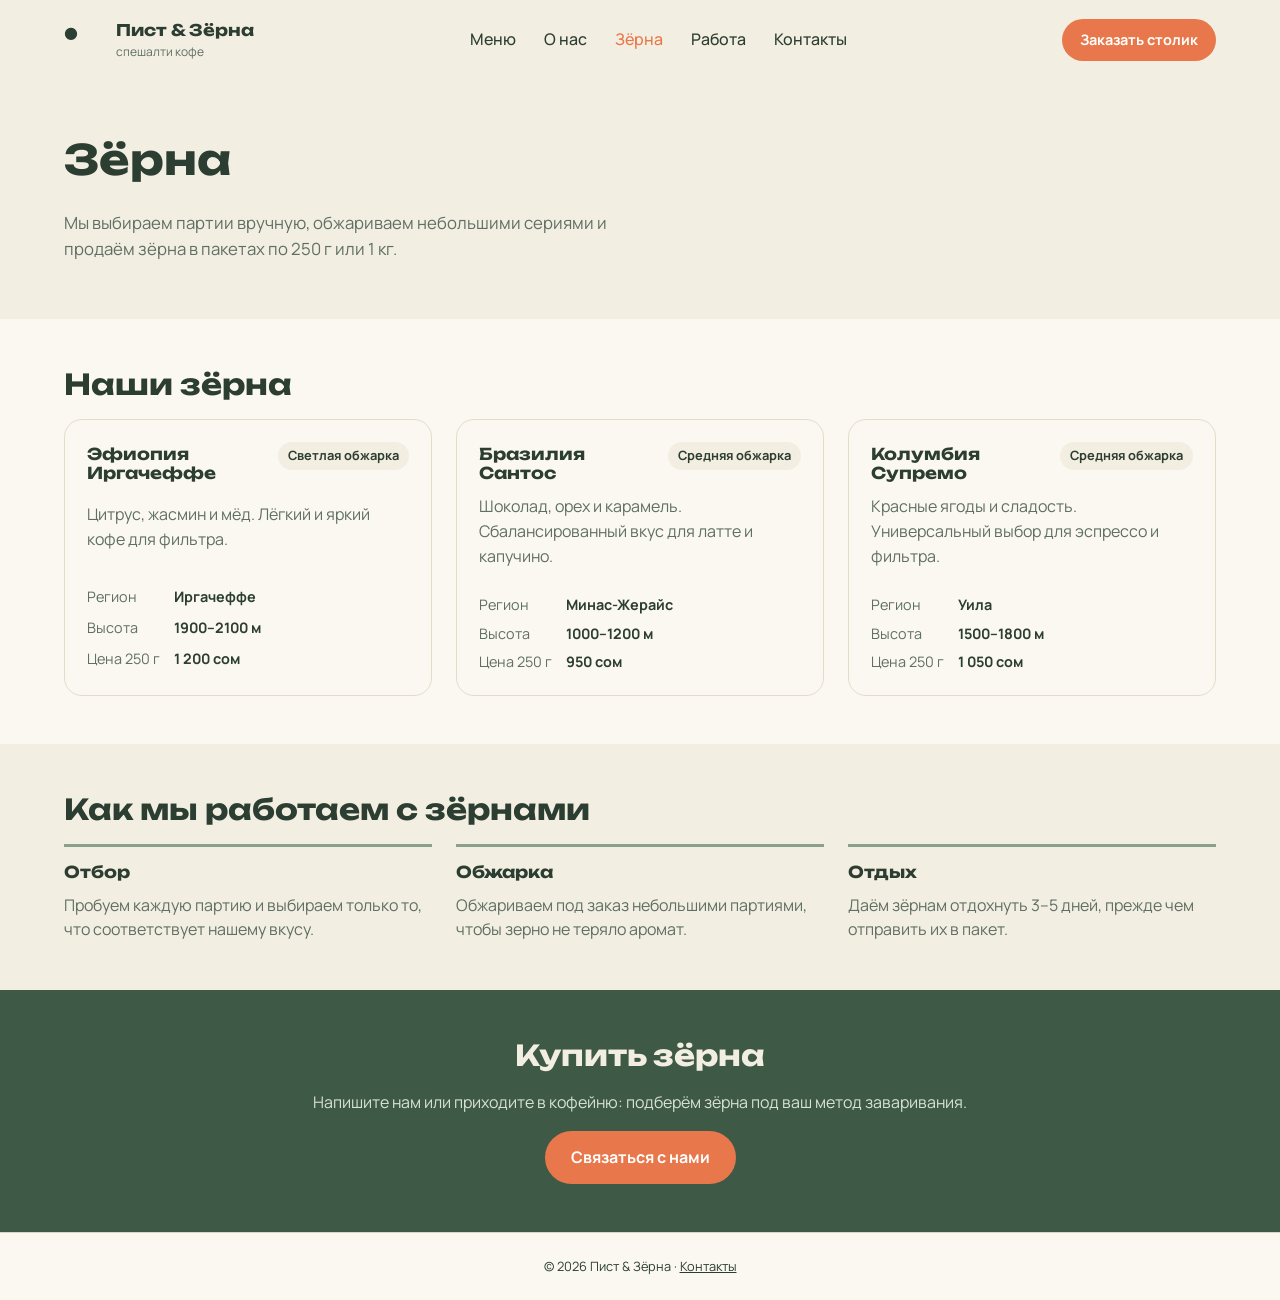
<file: zerna.html>
<!DOCTYPE html>
<html lang="ru">
<head>
  <meta charset="UTF-8">
  <meta name="viewport" content="width=device-width, initial-scale=1.0">
  <link rel="preconnect" href="https://fonts.googleapis.com">
  <link rel="preconnect" href="https://fonts.gstatic.com" crossorigin>
  <link href="https://fonts.googleapis.com/css2?family=Manrope:wght@400;500;700&family=Unbounded:wght@500;700&display=swap" rel="stylesheet">
  <link rel="stylesheet" href="style.css">
  <title>Зёрна — Пист &amp; Зёрна</title>

</head>
<body>

  <header class="site-header">
    <a href="index.html" class="logo">
      <span class="logo-mark" aria-hidden="true">●</span>
      <span>
        <strong>Пист &amp; Зёрна</strong>
        <small>спешалти кофе</small>
      </span>
    </a>
    <nav class="nav">
      <a href="menu.html">Меню</a>
      <a href="onas.html">О нас</a>
      <a href="zerna.html">Зёрна</a>
      <a href="work.html">Работа</a>
      <a href="contact.html">Контакты</a>
    </nav>
    <a href="zakazatstol.html" class="btn btn-small">Заказать столик</a>
  </header>

  <main>
    <section class="page-hero">
      <h1>Зёрна</h1>
      <p>Мы выбираем партии вручную, обжариваем небольшими сериями и продаём зёрна в пакетах по 250 г или 1 кг.</p>
    </section>

    <section class="section">
      <h2>Наши зёрна</h2>
      <div class="beans">
        <article class="card bean">
          <div class="bean-top">
            <h3>Эфиопия Иргачеффе</h3>
            <span class="roast">Светлая обжарка</span>
          </div>
          <p>Цитрус, жасмин и мёд. Лёгкий и яркий кофе для фильтра.</p>
          <dl class="facts">
            <dt>Регион</dt><dd>Иргачеффе</dd>
            <dt>Высота</dt><dd>1900–2100 м</dd>
            <dt>Цена 250 г</dt><dd class="price">1 200 сом</dd>
          </dl>
        </article>

        <article class="card bean">
          <div class="bean-top">
            <h3>Бразилия Сантос</h3>
            <span class="roast">Средняя обжарка</span>
          </div>
          <p>Шоколад, орех и карамель. Сбалансированный вкус для латте и капучино.</p>
          <dl class="facts">
            <dt>Регион</dt><dd>Минас-Жерайс</dd>
            <dt>Высота</dt><dd>1000–1200 м</dd>
            <dt>Цена 250 г</dt><dd class="price">950 сом</dd>
          </dl>
        </article>

        <article class="card bean">
          <div class="bean-top">
            <h3>Колумбия Супремо</h3>
            <span class="roast">Средняя обжарка</span>
          </div>
          <p>Красные ягоды и сладость. Универсальный выбор для эспрессо и фильтра.</p>
          <dl class="facts">
            <dt>Регион</dt><dd>Уила</dd>
            <dt>Высота</dt><dd>1500–1800 м</dd>
            <dt>Цена 250 г</dt><dd class="price">1 050 сом</dd>
          </dl>
        </article>
      </div>
    </section>

    <section class="section section-tint">
      <h2>Как мы работаем с зёрнами</h2>
      <div class="values">
        <article class="value">
          <h3>Отбор</h3>
          <p>Пробуем каждую партию и выбираем только то, что соответствует нашему вкусу.</p>
        </article>
        <article class="value">
          <h3>Обжарка</h3>
          <p>Обжариваем под заказ небольшими партиями, чтобы зерно не теряло аромат.</p>
        </article>
        <article class="value">
          <h3>Отдых</h3>
          <p>Даём зёрнам отдохнуть 3–5 дней, прежде чем отправить их в пакет.</p>
        </article>
      </div>
    </section>

    <section class="section section-dark cta">
      <h2>Купить зёрна</h2>
      <p>Напишите нам или приходите в кофейню: подберём зёрна под ваш метод заваривания.</p>
      <a href="contact.html" class="btn">Связаться с нами</a>
    </section>
  </main>

  <footer class="copy">© 2026 Пист &amp; Зёрна · <a href="contact.html">Контакты</a></footer>

  <script src="main.js"></script>
</body>
</html>
</file>
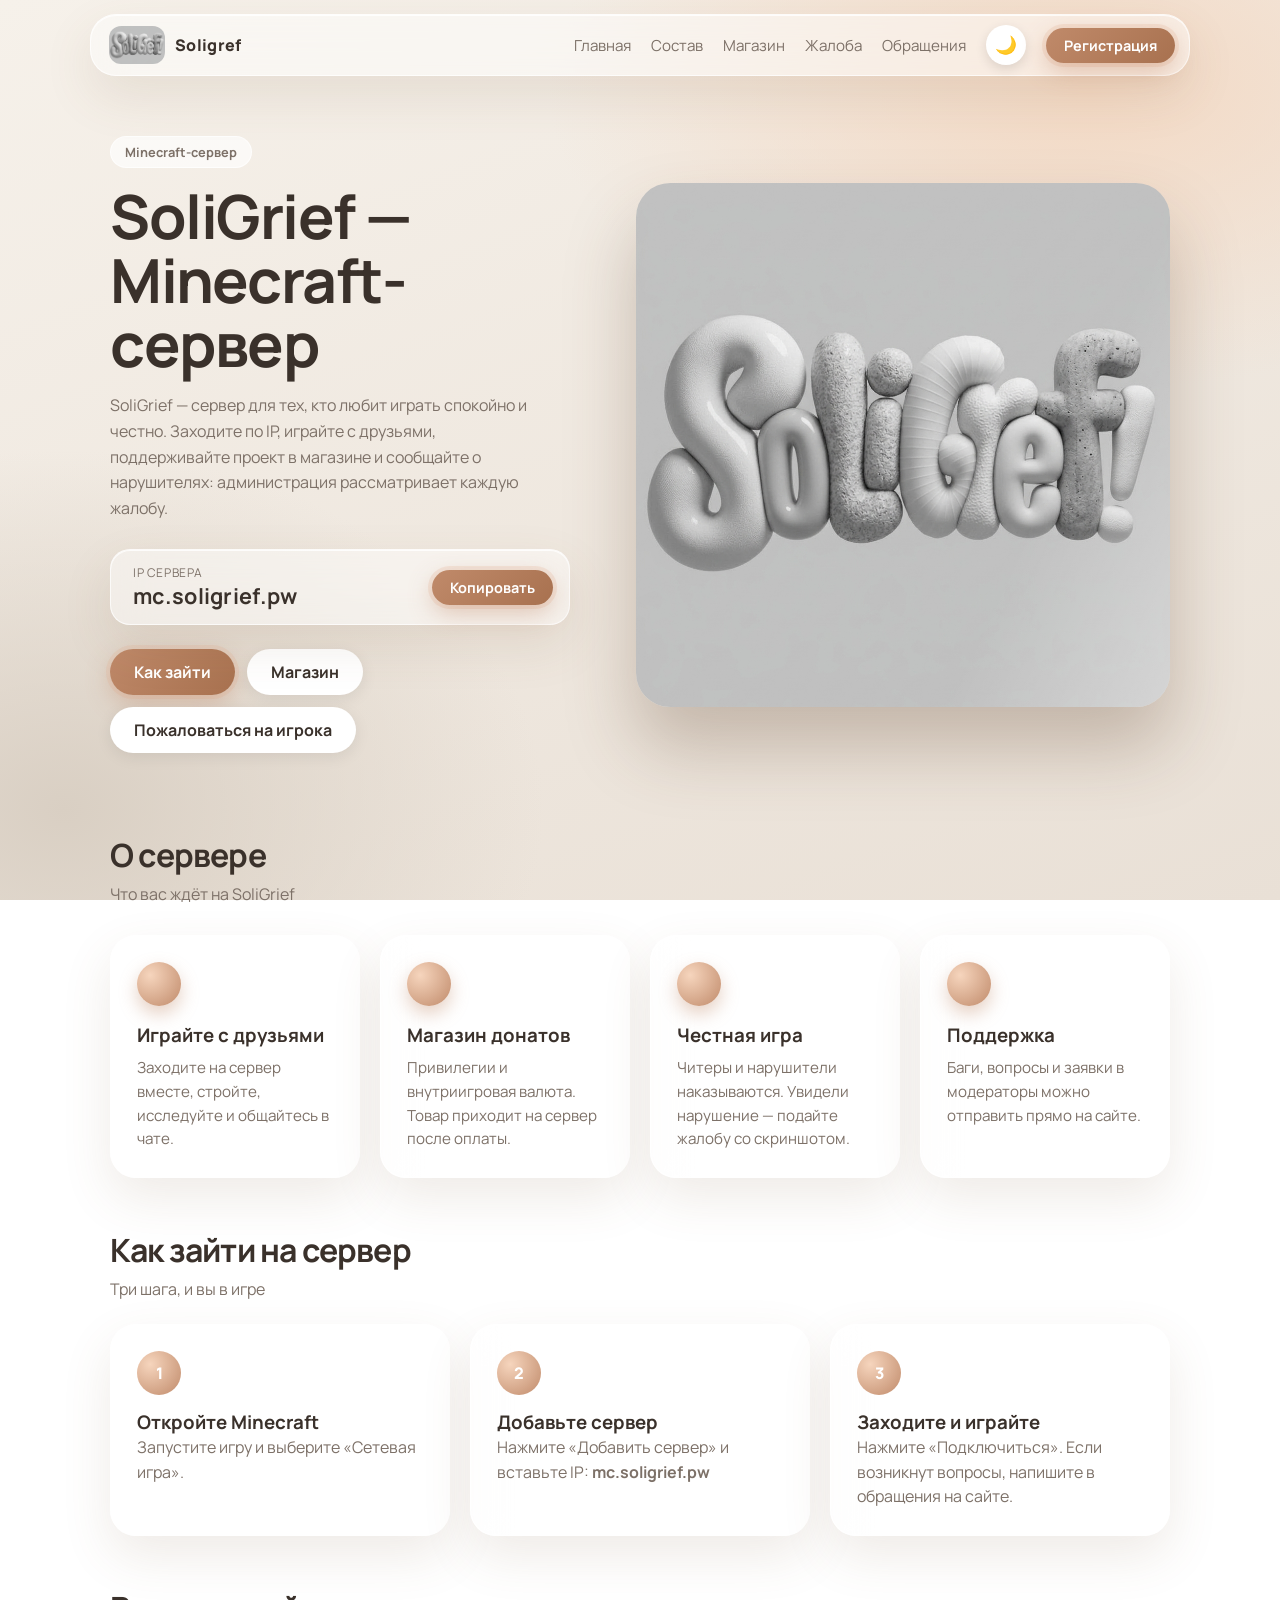
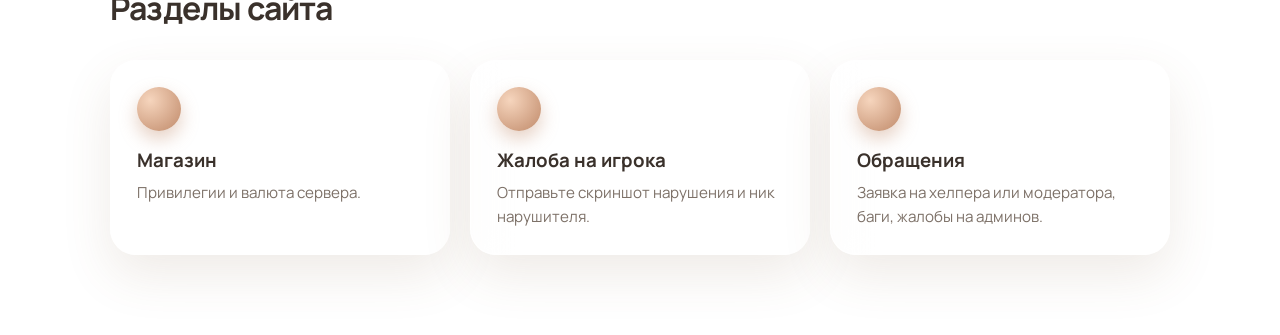
<file: -2-/admin.html>
<!doctype html><html lang="ru"><head><title>Админ — Soligref</title><meta charset="utf-8"><script>try{var t=localStorage.getItem("soligref_theme")||(matchMedia("(prefers-color-scheme:dark)").matches?"dark":"light");document.documentElement.dataset.theme=t}catch(e){}</script><meta name="viewport" content="width=device-width,initial-scale=1"><link rel="icon" href="logo.jpg"><link href="https://fonts.googleapis.com/css2?family=Manrope:wght@400;600;800&display=swap" rel="stylesheet"><link rel="stylesheet" href="style.css"></head><body>
<nav class="glass"><a class="brand" href="index.html"><img src="logo.jpg" alt="Soligref"><span>Soligref</span></a><div class="links"><a href="index.html">Главная</a><a href="sostav.html">Состав</a></div></nav>
<main><h2>Админ-панель</h2><p class="sub">Пользователи и база паролей</p>
<h2>Настройки сайта</h2><p class="sub">Название, логотип, цвет, IP сервера и тексты страниц</p>
<div class="glass card" style="margin-top:20px;padding:30px">
<div style="display:flex;gap:16px;align-items:center;flex-wrap:wrap"><img id="lp" class="thumb" style="height:70px;width:105px;object-fit:cover;border-radius:14px" alt="Логотип">
<div><input id="lf" type="file" accept="image/png,image/jpeg"><button type="button" class="btn light sm" id="lr" style="margin-top:8px">Вернуть исходный логотип</button></div></div>
<label for="sn">Название сайта</label><input id="sn">
<label for="sip">IP сервера (показывается на главной)</label><input id="sip" placeholder="mc.soligrief.pw">
<label for="sa">Основной цвет</label><input id="sa" type="color" style="height:46px;padding:4px">
<label for="sh">Заголовок главной</label><input id="sh">
<label for="sx">Текст главной</label><textarea id="sx" rows="3"></textarea>
<label for="st1">Заголовок страницы «Состав»</label><input id="st1">
<label for="st2">Подзаголовок «Состава»</label><input id="st2">
<h3 style="margin-top:26px">Карточки главной</h3><div id="eh"></div>
<button type="button" class="btn light sm" style="margin-top:10px" id="ah">Добавить карточку</button>
<h3 style="margin-top:26px">Карточки состава</h3><div id="es"></div>
<button type="button" class="btn light sm" style="margin-top:10px" id="as">Добавить карточку</button>
<button type="button" class="btn" id="sv" style="margin-top:26px">Сохранить сайт</button><div class="msg" id="sm" role="alert"></div>
</div>
<h2>Пользователи</h2><div class="stats"><div class="glass"><b id="cnt">0</b>пользователей</div></div>
<div class="glass card wrap"><table><thead><tr><th>Имя</th><th>Почта</th><th>Хэш пароля (SHA-256)</th><th>Дата</th><th></th></tr></thead><tbody id="rows"></tbody></table>
<p id="empty" class="sub" style="margin-top:14px">Пока никто не зарегистрировался.</p></div>
<p style="margin-top:18px"><button class="btn sm" id="exp">Скачать базу (JSON)</button></p>

<h2>Жалобы на игроков</h2><p class="sub">Заявки на нарушителей</p>
<div class="glass card wrap" style="margin-top:20px"><table><thead><tr><th>Дата</th><th>От</th><th>Нарушитель</th><th>Суть</th><th>Доказательства</th><th></th></tr></thead><tbody id="crows"></tbody></table>
<p id="cempty" class="sub" style="margin-top:14px">Жалоб пока нет.</p></div>

<h2>Обращения</h2><p class="sub">Заявки на хелпера и модератора, жалобы на админов, баги сервера</p>
<div class="glass card wrap" style="margin-top:20px"><table><thead><tr><th>Дата</th><th>От</th><th>Вид</th><th>Подробности</th><th></th></tr></thead><tbody id="rrows"></tbody></table>
<p id="rempty" class="sub" style="margin-top:14px">Обращений пока нет.</p></div>
<div class="glass card" style="margin-top:20px;padding:30px">
<h3>Типы теста для модераторов</h3><p class="sub">Игрок выбирает один из них в заявке «Подать на модератора». Если список пуст, приём заявок закрыт.</p>
<div id="et"></div>
<button type="button" class="btn light sm" style="margin-top:10px" id="at">Добавить тип теста</button>
<button type="button" class="btn" id="stt" style="margin-top:26px">Сохранить типы теста</button><div class="msg" id="tm" role="alert"></div></div>

<h2>Магазин донатов</h2><p class="sub">Товары, скидки, купоны и связь с плагином сервера</p>
<div class="glass card" style="margin-top:20px;padding:30px">
<label for="pu">Ссылка на оплату (куда перекидывать покупателя, необязательно)</label><input id="pu" type="url" placeholder="https://...">
<label for="pc">Валюта</label><input id="pc" maxlength="6" style="max-width:120px">
<h3 style="margin-top:26px">Товары и скидки</h3>
<p class="sub">У каждого товара можно задать скидку в процентах и картинку: ссылкой (img) или файлом.</p><div id="ep"></div>
<button type="button" class="btn light sm" style="margin-top:10px" id="ap">Добавить товар</button>
<h3 style="margin-top:26px">Купоны</h3>
<p class="sub">При покупке игрок увидит вопрос «Хотите использовать купон?». Скидка по купону считается от цены уже со скидкой товара. Лимит 0 = без ограничения.</p><div id="ec"></div>
<button type="button" class="btn light sm" style="margin-top:10px" id="ac">Добавить купон</button>
<h3 style="margin-top:26px">Плагин для сервера</h3>
<p class="sub">Плагин принимает покупки с сайта и выдаёт донат командами из своего config.yml (Spigot / Paper 1.16+).</p>
<p style="margin-top:12px"><a class="btn sm" href="soligref-donate-plugin.zip" download>Скачать плагин (исходники и инструкция)</a></p>
<label for="au">Адрес плагина (например, http://123.45.67.89:8765)</label><input id="au" type="url" placeholder="http://IP-сервера:8765">
<label for="ak">Секретный ключ (тот же, что в config.yml плагина)</label><input id="ak" type="password" autocomplete="off">
<p style="margin-top:14px"><button type="button" class="btn light sm" id="pt">Проверить связь с плагином</button></p>
<button type="button" class="btn" id="sp" style="margin-top:26px">Сохранить магазин</button><div class="msg" id="pm" role="alert"></div></div>

<h2>Покупки</h2><p class="sub">Кто и что купил. Выдано на сумму: <b id="ot">0</b></p>
<div class="glass card wrap" style="margin-top:20px"><table><thead><tr><th>Дата</th><th>Ник</th><th>Почта</th><th>Товар</th><th>Сумма</th><th>Статус</th><th></th></tr></thead><tbody id="orows"></tbody></table>
<p id="oempty" class="sub" style="margin-top:14px">Покупок пока нет.</p><div class="msg" id="om" role="alert"></div></div>
</main>
<script src="app.js"></script>
<script>
const s=session.get();if(!s||!s.admin)location.replace('index.html');
const $=id=>document.getElementById(id);
function mk(ph,val,type){const e=document.createElement('input');e.placeholder=ph;e.value=val==null?'':val;if(type)e.type=type;return e}
function fld(t,el,fl){const w=document.createElement('div');w.style.flex=fl;const l=document.createElement('label');l.textContent=t;l.style.margin='0 0 4px';w.append(l,el);return w}
function btn(t,fn){const x=document.createElement('button');x.type='button';x.className='btn light sm';x.textContent=t;x.onclick=fn;return x}

/* Пользователи */
function draw(){const u=db.all();$('cnt').textContent=u.length;$('empty').style.display=u.length?'none':'';
 $('rows').innerHTML=u.map((x,i)=>'<tr><td>'+esc(x.name)+'</td><td>'+esc(x.email)+'</td><td><code>'+esc(x.hash.slice(0,24))+'…</code></td><td>'+esc(x.date.slice(0,10))+'</td><td><button class="btn light sm" data-i="'+i+'">Удалить</button></td></tr>').join('')}
$('rows').onclick=e=>{const i=e.target.dataset.i;if(i===undefined||!confirm('Удалить пользователя?'))return;const u=db.all();u.splice(i,1);db.save(u);draw()};
$('exp').onclick=()=>{const a=document.createElement('a');a.href=URL.createObjectURL(new Blob([JSON.stringify(db.all(),null,2)],{type:'application/json'}));a.download='soligref-users.json';a.click()};
draw();

/* Жалобы на игроков */
function drawC(){const c=complaints.all();$('cempty').style.display=c.length?'none':'';
 $('crows').innerHTML=c.map((x,i)=>'<tr style="opacity:'+(x.done?.5:1)+'"><td>'+esc(x.date.slice(0,10))+'</td><td>'+esc(x.from)+(x.myNick?'<br><code>'+esc(x.myNick)+'</code>':'')+'</td><td>'+esc(x.nick)+'<br><code>'+esc(x.type)+'</code></td><td>'+esc(x.text)+'</td><td>'+(x.link&&/^https?:\/\//.test(x.link)?'<a href="'+esc(x.link)+'" target="_blank" rel="noopener noreferrer">ссылка</a> ':'')+(okImg(x.img)?'<a href="#" data-img="'+i+'"><img class="thumb" src="'+esc(x.img)+'" alt="Доказательство"></a>':'')+'</td><td><button class="btn light sm" data-d="'+i+'">'+(x.done?'Вернуть':'Решено')+'</button> <button class="btn light sm" data-x="'+i+'">Удалить</button></td></tr>').join('')}
$('crows').onclick=async e=>{const c=complaints.all(),d=e.target.dataset.d,x=e.target.dataset.x,im=e.target.closest('[data-img]');
 if(im){e.preventDefault();const b=await (await fetch(c[im.dataset.img].img)).blob();window.open(URL.createObjectURL(b),'_blank');return}
 if(d!==undefined){c[d].done=!c[d].done}else if(x!==undefined){if(!confirm('Удалить жалобу?'))return;c.splice(x,1)}else return;
 complaints.save(c);drawC()};
drawC();

/* Обращения */
const KIND={admin:'Жалоба на админа',bug:'Баг сервера',mod:'Заявка на модератора',helper:'Заявка на хелпера'};
function drawR(){const c=requests.all();$('rempty').style.display=c.length?'none':'';
 $('rrows').innerHTML=c.map((x,i)=>{let det=esc(x.text);
  if(x.kind==='admin')det='<b>На админа:</b> '+esc(x.target)+'<br>'+det;
  if(x.kind==='helper')det='<b>Возраст:</b> '+esc(x.age)+'<br><b>Онлайн в день:</b> '+esc(x.hours)+' ч<br><b>Связь:</b> '+esc(x.contact)+'<br>'+det;
  if(x.kind==='mod')det='<b>Возраст:</b> '+esc(x.age)+'<br><b>Тест:</b> '+esc(x.test)+'<br>'+det;
  return '<tr style="opacity:'+(x.done?.5:1)+'"><td>'+esc((x.date||'').slice(0,10))+'</td><td>'+esc(x.from)+'</td><td>'+esc(KIND[x.kind]||x.kind)+'<br><code>'+esc(x.nick)+'</code></td><td>'+det+'</td><td><button class="btn light sm" data-d="'+i+'">'+(x.done?'Вернуть':'Решено')+'</button> <button class="btn light sm" data-x="'+i+'">Удалить</button></td></tr>'}).join('')}
$('rrows').onclick=e=>{const c=requests.all(),d=e.target.dataset.d,x=e.target.dataset.x;
 if(d!==undefined){c[d].done=!c[d].done}else if(x!==undefined){if(!confirm('Удалить обращение?'))return;c.splice(x,1)}else return;
 requests.save(c);drawR()};
drawR();
let sup=JSON.parse(JSON.stringify(support.get()));
function edt(){const el=$('et');el.textContent='';sup.testTypes.forEach((t,i)=>{const r=document.createElement('div');r.style.cssText='display:flex;gap:8px;margin-top:8px';
 const a=mk('Название теста',t);a.oninput=()=>sup.testTypes[i]=a.value;a.style.flex='1';
 r.append(a,btn('Удалить',()=>{sup.testTypes.splice(i,1);edt()}));el.append(r)})}
$('at').onclick=()=>{sup.testTypes.push('Новый тест');edt()};
$('stt').onclick=()=>{const m=$('tm');m.className='msg';
 const l=sup.testTypes.map(x=>x.trim()).filter(Boolean);
 try{support.save({testTypes:l})}catch{m.textContent='Не удалось сохранить';return}
 sup.testTypes=l;edt();m.className='msg ok';m.textContent='Типы теста сохранены.'};
edt();

/* Настройки сайта */
let dr=JSON.parse(JSON.stringify(site.get()));
function fill(){$('lp').src=dr.logo;$('sn').value=dr.name;$('sip').value=dr.ip||'';$('sa').value=dr.accent;$('sh').value=dr.heroTitle;$('sx').value=dr.heroText;$('st1').value=dr.sostavTitle;$('st2').value=dr.sostavSub;ed('eh','homeCards');ed('es','sostavCards')}
function ed(box,key){const el=$(box);el.textContent='';dr[key].forEach((c,i)=>{const r=document.createElement('div');r.style.cssText='display:flex;gap:8px;flex-wrap:wrap;margin-top:8px';
 const a=mk('Название',c.t),b=mk('Описание',c.p);
 a.style.flex='1 1 140px';b.style.flex='2 1 220px';
 a.oninput=()=>c.t=a.value;b.oninput=()=>c.p=b.value;
 r.append(a,b,btn('Удалить',()=>{dr[key].splice(i,1);ed(box,key)}));el.append(r)})}
$('ah').onclick=()=>{dr.homeCards.push({t:'Новая карточка',p:'Описание'});ed('eh','homeCards')};
$('as').onclick=()=>{dr.sostavCards.push({t:'Новая карточка',p:'Описание'});ed('es','sostavCards')};
$('lf').onchange=async e=>{const f=e.target.files[0];if(!f)return;try{dr.logo=await shrinkImg(f,900,.85);$('lp').src=dr.logo}catch{$('sm').textContent='Не удалось прочитать изображение'}};
$('lr').onclick=()=>{dr.logo='logo.jpg';$('lp').src=dr.logo;$('lf').value=''};
$('sv').onclick=()=>{const m=$('sm');m.className='msg';
 if(!$('sn').value.trim()){m.textContent='Введите название сайта';return}
 dr.name=$('sn').value.trim();dr.ip=$('sip').value.trim();dr.accent=$('sa').value;dr.heroTitle=$('sh').value;dr.heroText=$('sx').value;dr.sostavTitle=$('st1').value;dr.sostavSub=$('st2').value;
 try{site.save(dr)}catch{m.textContent='Не хватило места в хранилище. Загрузите логотип поменьше';return}
 applySite();m.className='msg ok';m.textContent='Сохранено. Изменения уже видны на всех страницах.'};
fill();

/* Магазин: товары, скидки, картинки, купоны */
let sd=JSON.parse(JSON.stringify(shop.get()));
function fillShop(){$('pu').value=sd.pluginUrl||'';$('pc').value=sd.currency;$('au').value=sd.apiUrl||'';$('ak').value=sd.apiKey||'';edp();edc()}
function edp(){const el=$('ep');el.textContent='';sd.products.forEach((c,i)=>{
 const r=document.createElement('div');r.className='ptile';
 const pv=document.createElement('img');pv.className='thumb';pv.alt='';pv.style.cssText='height:56px;width:56px;object-fit:cover;cursor:default';
 const showImg=()=>{if(okImg(c.img)){pv.src=c.img;pv.style.display=''}else{pv.removeAttribute('src');pv.style.display='none'}};showImg();
 const n=mk('Название',c.name),d=mk('Описание',c.desc),p=mk('Цена',c.price,'number'),dc=mk('0',c.discount||0,'number'),
  im=mk('https://… ссылка на картинку',/^data:/.test(c.img||'')?'':(c.img||''));
 p.min=0;dc.min=0;dc.max=100;
 n.oninput=()=>c.name=n.value;d.oninput=()=>c.desc=d.value;
 p.oninput=()=>c.price=Math.max(0,Number(p.value)||0);dc.oninput=()=>c.discount=Math.min(100,Math.max(0,Number(dc.value)||0));
 im.oninput=()=>{c.img=im.value.trim();showImg()};
 const fi=document.createElement('input');fi.type='file';fi.accept='image/png,image/jpeg,image/webp';
 fi.onchange=async()=>{const f=fi.files[0];if(!f)return;try{c.img=await shrinkImg(f,600,.8);im.value='';showImg()}catch{$('pm').textContent='Не удалось прочитать изображение'}};
 r.append(pv,fld('Название',n,'1 1 130px'),fld('Описание',d,'2 1 200px'),fld('Цена',p,'0 1 90px'),fld('Скидка, %',dc,'0 1 90px'),fld('Картинка: ссылка',im,'2 1 220px'),fld('или файл',fi,'1 1 170px'),btn('Удалить',()=>{sd.products.splice(i,1);edp()}));
 el.append(r)})}
function edc(){const el=$('ec');el.textContent='';sd.coupons=sd.coupons||[];
 if(!sd.coupons.length){const p=document.createElement('p');p.className='sub';p.textContent='Купонов пока нет. Добавьте первый кнопкой ниже.';el.append(p)}
 sd.coupons.forEach((c,i)=>{const r=document.createElement('div');r.className='ptile';
  const code=mk('Код',c.code),pc=mk('10',c.percent,'number'),mx=mk('0',c.max||0,'number');
  pc.min=1;pc.max=100;mx.min=0;
  code.oninput=()=>c.code=code.value.trim().toUpperCase();
  pc.oninput=()=>c.percent=Math.min(100,Math.max(0,Number(pc.value)||0));
  mx.oninput=()=>c.max=Math.max(0,Number(mx.value)||0);
  const on=document.createElement('input');on.type='checkbox';on.checked=!!c.active;on.style.width='auto';on.onchange=()=>c.active=on.checked;
  const ol=document.createElement('label');ol.style.cssText='display:flex;gap:8px;align-items:center;margin:0';ol.append(on,document.createTextNode('Действует'));
  const used=document.createElement('span');used.className='hint';used.textContent='Использован: '+(c.used||0);
  r.append(fld('Код купона',code,'1 1 140px'),fld('Скидка, %',pc,'0 1 90px'),fld('Лимит',mx,'0 1 90px'),ol,used,btn('Удалить',()=>{sd.coupons.splice(i,1);edc()}));
  el.append(r)})}
$('ap').onclick=()=>{sd.products.push({id:Date.now(),name:'Новый товар',desc:'Описание',price:100,discount:0,img:''});edp()};
$('ac').onclick=()=>{sd.coupons=sd.coupons||[];sd.coupons.push({code:'SALE10',percent:10,max:0,used:0,active:true});edc()};
$('sp').onclick=()=>{const m=$('pm');m.className='msg';const u=$('pu').value.trim(),a=$('au').value.trim();
 if(u&&!/^https?:\/\//.test(u)){m.textContent='Ссылка на оплату должна начинаться с http:// или https://';return}
 if(a&&!/^https?:\/\//.test(a)){m.textContent='Адрес плагина должен начинаться с http:// или https://';return}
 const seen=new Set();
 for(const c of sd.coupons){
  if(!c.code){m.textContent='У одного из купонов пустой код';return}
  if(seen.has(c.code)){m.textContent='Код купона «'+c.code+'» повторяется';return}
  if(!(c.percent>=1&&c.percent<=100)){m.textContent='Скидка купона «'+c.code+'» должна быть от 1 до 100%';return}
  seen.add(c.code)}
 sd.pluginUrl=u;sd.apiUrl=a;sd.apiKey=$('ak').value;sd.currency=$('pc').value.trim()||'₽';
 try{shop.save(sd)}catch{m.textContent='Не удалось сохранить. Возможно, картинки слишком большие: используйте ссылки';return}
 m.className='msg ok';m.textContent='Магазин сохранён.'};

/* Связь с плагином */
const apiBase=()=>$('au').value.trim().replace(/\/+$/,'');
$('pt').onclick=async()=>{const m=$('pm');m.className='msg';
 if(!apiBase()){m.textContent='Сначала укажите адрес плагина';return}
 m.textContent='Проверяю…';
 try{const r=await fetch(apiBase()+'/ping');const j=await r.json();if(j.ok){m.className='msg ok';m.textContent='Плагин отвечает.'}else m.textContent='Неожиданный ответ плагина'}
 catch{m.textContent='Плагин недоступен. Проверьте адрес и порт. Если сайт открыт по https, плагин тоже должен быть за https (иначе браузер заблокирует запрос).'}};
async function sendToServer(o){const sh=shop.get();
 if(!sh.apiUrl)throw new Error('Укажите адрес плагина в настройках магазина и сохраните');
 if(!sh.apiKey)throw new Error('Укажите секретный ключ плагина и сохраните');
 let r;
 try{r=await fetch(sh.apiUrl.replace(/\/+$/,'')+'/donate',{method:'POST',headers:{'Content-Type':'application/x-www-form-urlencoded'},body:new URLSearchParams({secret:sh.apiKey,nick:o.nick,product:o.product,order:String(o.id)})})}
 catch{throw new Error('Сервер недоступен. Проверьте адрес и порт плагина.')}
 let j={};try{j=await r.json()}catch{}
 if(!r.ok||!j.ok)throw new Error('Плагин отклонил запрос: '+(j.error||('код '+r.status)))}

/* Покупки */
function drawO(){const o=orders.all();$('oempty').style.display=o.length?'none':'';
 $('ot').textContent=o.filter(x=>x.status==='Выдано').reduce((a,x)=>a+x.price,0)+' '+shop.get().currency;
 $('orows').innerHTML=o.map((x,i)=>'<tr><td>'+esc(x.date.slice(0,10))+'</td><td>'+esc(x.nick)+'</td><td>'+esc(x.email)+'</td><td>'+esc(x.product)+'</td><td>'+esc(x.price)+' '+esc(x.cur)+(x.coupon?'<br><code>купон '+esc(x.coupon)+'</code>':'')+'</td><td>'+esc(x.status)+'</td><td><button class="btn sm" data-g="'+i+'">Выдать на сервер</button> <button class="btn light sm" data-t="'+i+'">'+(x.status==='Выдано'?'Вернуть':'Отметить выданным')+'</button> <button class="btn light sm" data-r="'+i+'">Удалить</button></td></tr>').join('')}
$('orows').onclick=async e=>{const o=orders.all(),g=e.target.dataset.g,t=e.target.dataset.t,r=e.target.dataset.r,m=$('om');m.className='msg';
 if(g!==undefined){m.textContent='Отправляю на сервер…';
  try{await sendToServer(o[g]);const o2=orders.all();const k=o2.findIndex(z=>z.id===o[g].id);if(k>=0){o2[k].status='Выдано';orders.save(o2)}
   m.className='msg ok';m.textContent='Отправлено на сервер: '+o[g].nick+' — '+o[g].product;drawO()}
  catch(err){m.textContent=err.message}return}
 if(t!==undefined){o[t].status=o[t].status==='Выдано'?'Ожидает оплаты':'Выдано'}
 else if(r!==undefined){if(!confirm('Удалить покупку?'))return;o.splice(r,1)}else return;
 orders.save(o);drawO()};
fillShop();drawO();
</script></body></html>
</file>
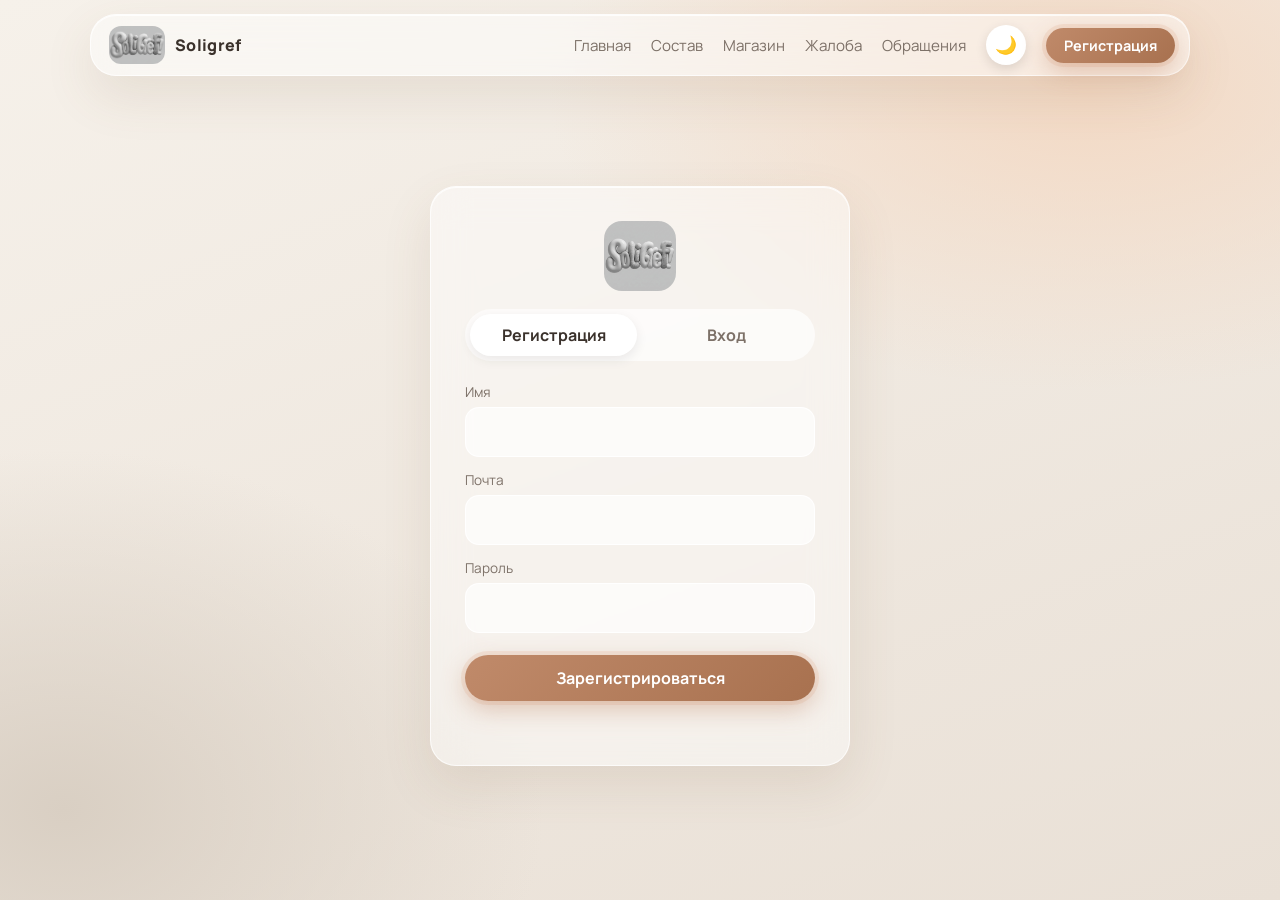
<file: -2-/form.html>
<!doctype html><html lang="ru"><head><title>Регистрация — Soligref</title><meta charset="utf-8"><script>try{var t=localStorage.getItem("soligref_theme")||(matchMedia("(prefers-color-scheme:dark)").matches?"dark":"light");document.documentElement.dataset.theme=t}catch(e){}</script><meta name="viewport" content="width=device-width,initial-scale=1"><link rel="icon" href="logo.jpg"><link href="https://fonts.googleapis.com/css2?family=Manrope:wght@400;600;800&display=swap" rel="stylesheet"><link rel="stylesheet" href="style.css"></head><body>
<nav class="glass"><a class="brand" href="index.html"><img src="logo.jpg" alt="Soligref"><span>Soligref</span></a><div class="links"><a href="index.html">Главная</a><a href="sostav.html">Состав</a></div></nav>
<div class="auth"><div class="glass">
<img class="logo-s" src="logo.jpg" alt="Soligref">
<div class="tabs"><button class="on" id="t1">Регистрация</button><button id="t2">Вход</button></div>
<form id="f" autocomplete="on">
<div id="nm"><label for="n">Имя</label><input id="n" autocomplete="name"></div>
<label for="e">Почта</label><input id="e" type="email" autocomplete="email" required>
<label for="p">Пароль</label><input id="p" type="password" autocomplete="current-password" required>
<button class="btn" id="go">Зарегистрироваться</button>
<div class="msg" id="m" role="alert"></div></form>
</div></div>
<script src="app.js"></script>
<script>
let mode='reg';const $=id=>document.getElementById(id);
function setMode(x){mode=x;$('t1').className=x=='reg'?'on':'';$('t2').className=x=='reg'?'':'on';$('nm').style.display=x=='reg'?'':'none';$('go').textContent=x=='reg'?'Зарегистрироваться':'Войти';$('p').autocomplete=x=='reg'?'new-password':'current-password';$('m').textContent=''}
$('t1').onclick=()=>setMode('reg');$('t2').onclick=()=>setMode('in');
$('f').onsubmit=async ev=>{ev.preventDefault();const m=$('m');m.className='msg';
 if(mode=='reg'){const er=await register($('n').value,$('e').value,$('p').value);if(er){m.textContent=er;return}location.href='index.html'}
 else{const r=await login($('e').value,$('p').value);if(r.error){m.textContent=r.error;return}location.href=r.admin?'admin.html':'index.html'}};

</script></body></html>
</file>
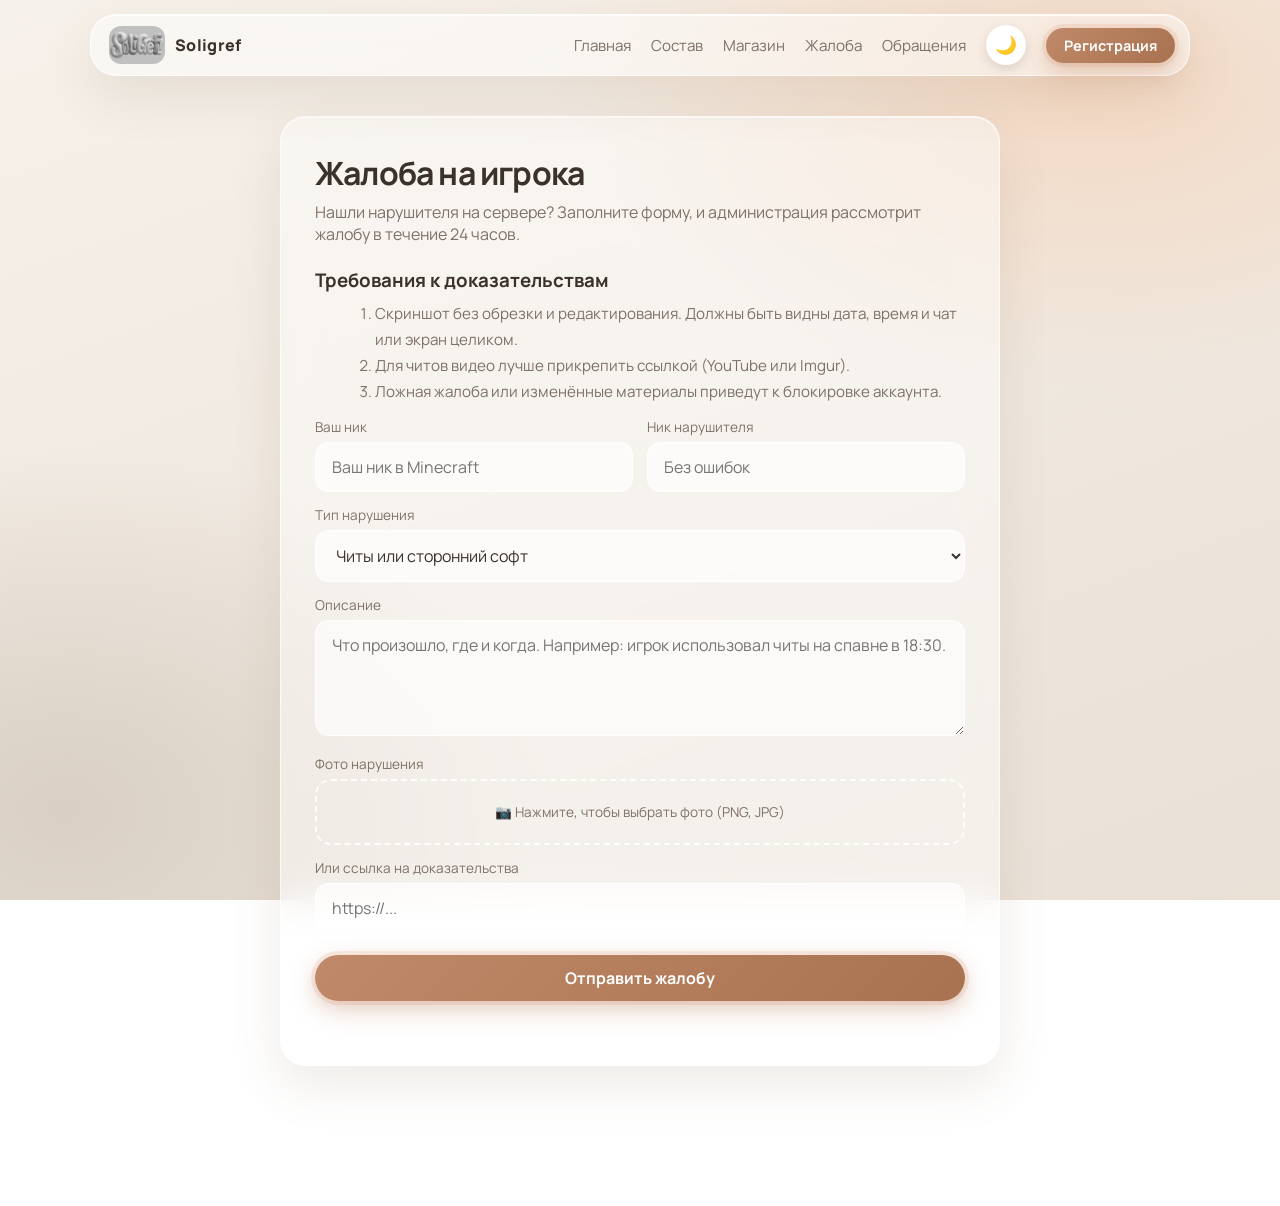
<file: -2-/report.html>
<!doctype html><html lang="ru"><head><title>Жалоба на игрока — Soligref</title><meta charset="utf-8"><script>try{var t=localStorage.getItem("soligref_theme")||(matchMedia("(prefers-color-scheme:dark)").matches?"dark":"light");document.documentElement.dataset.theme=t}catch(e){}</script><meta name="viewport" content="width=device-width,initial-scale=1"><link rel="icon" href="logo.jpg"><link href="https://fonts.googleapis.com/css2?family=Manrope:wght@400;600;800&display=swap" rel="stylesheet"><link rel="stylesheet" href="style.css"></head><body>
<nav class="glass"><a class="brand" href="index.html"><img src="logo.jpg" alt="Soligref"><span>Soligref</span></a><div class="links"><a href="index.html">Главная</a><a href="sostav.html">Состав</a></div></nav>
<main>
<section class="glass formcard">
<h1>Жалоба на игрока</h1>
<p class="sub">Нашли нарушителя на сервере? Заполните форму, и администрация рассмотрит жалобу в течение 24 часов.</p>
<h3 style="margin-top:22px">Требования к доказательствам</h3>
<ol style="color:var(--mute);line-height:1.7;margin:8px 0 0 20px;font-size:.95rem">
<li>Скриншот без обрезки и редактирования. Должны быть видны дата, время и чат или экран целиком.</li>
<li>Для читов видео лучше прикрепить ссылкой (YouTube или Imgur).</li>
<li>Ложная жалоба или изменённые материалы приведут к блокировке аккаунта.</li></ol>
<form id="cf" novalidate>
<div class="two"><div><label for="my">Ваш ник</label><input id="my" required maxlength="16" placeholder="Ваш ник в Minecraft" autocomplete="off"></div>
<div><label for="cn">Ник нарушителя</label><input id="cn" required maxlength="16" placeholder="Без ошибок" autocomplete="off"></div></div>
<label for="ct">Тип нарушения</label>
<select id="ct"><option>Читы или сторонний софт</option><option>Оскорбления</option><option>Спам</option><option>Нечестная игра</option><option>Другое</option></select>
<label for="cd">Описание</label>
<textarea id="cd" required rows="4" maxlength="1500" placeholder="Что произошло, где и когда. Например: игрок использовал читы на спавне в 18:30."></textarea>
<label for="cfile">Фото нарушения</label>
<label class="drop" for="cfile"><span id="dn">📷 Нажмите, чтобы выбрать фото (PNG, JPG)</span><input id="cfile" type="file" accept="image/png,image/jpeg"></label>
<img class="preview" id="pv" alt="Предпросмотр">
<label for="cl">Или ссылка на доказательства</label><input id="cl" type="url" placeholder="https://...">
<button class="btn" style="width:100%;margin-top:22px">Отправить жалобу</button>
<div class="msg" id="cm" role="alert"></div>
</form></section></main>
<script src="app.js"></script>
<script>
const $=id=>document.getElementById(id),cm=$('cm');let img='';
$('cfile').onchange=async()=>{const f=$('cfile').files[0];img='';$('pv').style.display='none';cm.textContent='';
 if(!f){$('dn').textContent='📷 Нажмите, чтобы выбрать фото (PNG, JPG)';return}
 if(!/^image\/(png|jpeg)$/.test(f.type)){cm.textContent='Только PNG или JPG';$('cfile').value='';return}
 try{img=await shrinkImg(f,1000,.75);$('pv').src=img;$('pv').style.display='block';$('dn').textContent='✅ '+f.name+' (нажмите, чтобы заменить)'}
 catch{cm.textContent='Не удалось прочитать изображение'}};
$('cf').onsubmit=ev=>{ev.preventDefault();cm.className='msg';
 if(!gate(ev))return;
 const my=$('my').value.trim(),nick=$('cn').value.trim(),text=$('cd').value.trim(),link=$('cl').value.trim();
 if(!/^\w{3,16}$/.test(my)){cm.textContent='Ваш ник: 3–16 символов, латиница, цифры и _';return}
 if(!/^\w{3,16}$/.test(nick)){cm.textContent='Ник нарушителя: 3–16 символов, латиница, цифры и _';return}
 if(my.toLowerCase()===nick.toLowerCase()){cm.textContent='Нельзя пожаловаться на самого себя';return}
 if(text.length<10){cm.textContent='Опишите нарушение подробнее (минимум 10 символов)';return}
 if(link&&!/^https?:\/\/\S+$/i.test(link)){cm.textContent='Ссылка должна начинаться с http:// или https://';return}
 if(!img&&!link){cm.textContent='Добавьте фото нарушения или ссылку на доказательства';return}
 const c=complaints.all();
 c.push({id:Date.now(),from:session.get().email,myNick:my,nick,type:$('ct').value,text,link,img,date:new Date().toISOString(),done:false});
 try{complaints.save(c)}catch{cm.textContent='Не хватило места в хранилище. Выберите фото поменьше или вставьте ссылку';return}
 ev.target.reset();img='';$('pv').style.display='none';$('dn').textContent='📷 Нажмите, чтобы выбрать фото (PNG, JPG)';
 cm.className='msg ok';cm.textContent='Жалоба отправлена. Мы рассмотрим её в течение 24 часов.'};
</script></body></html>
</file>
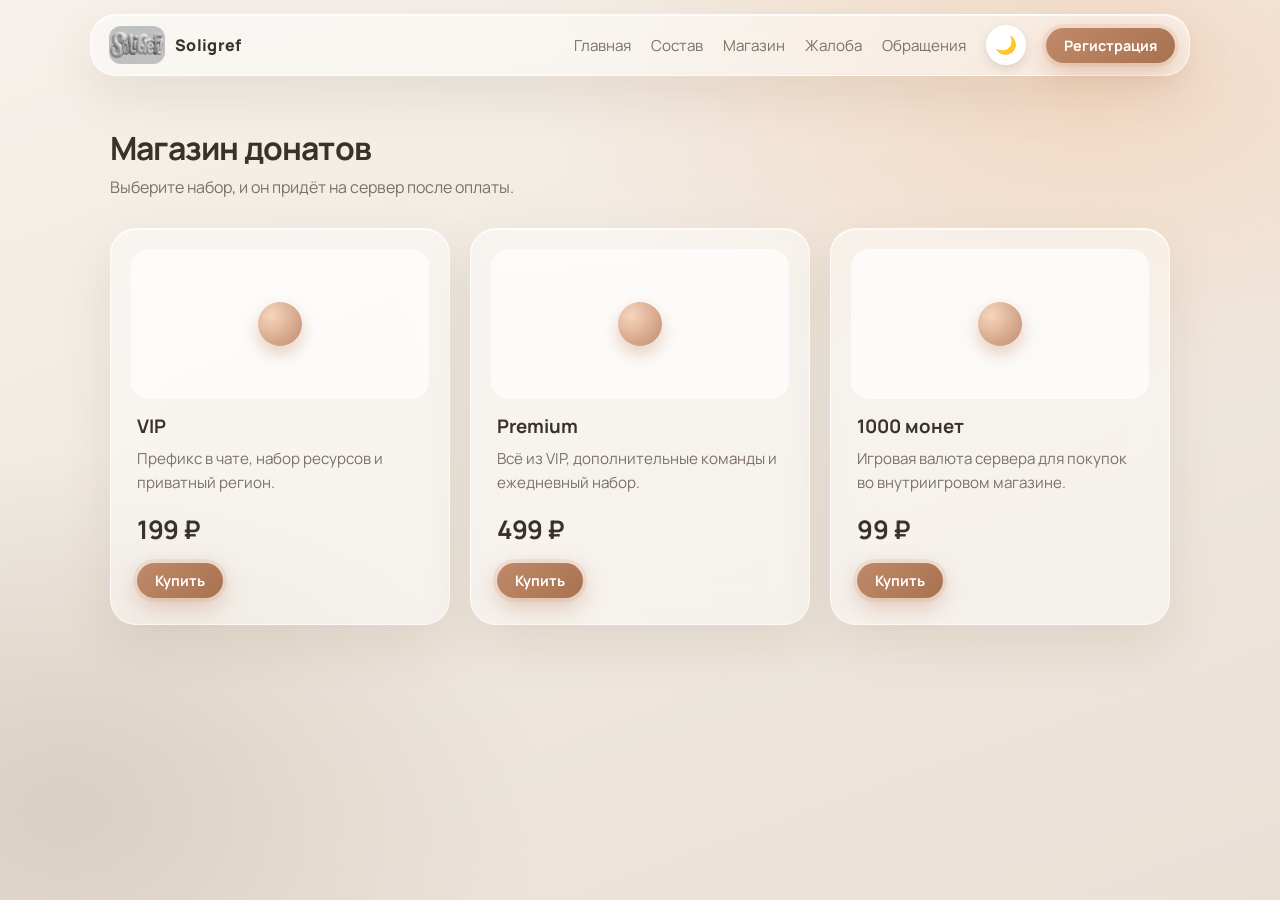
<file: -2-/shop.html>
<!doctype html><html lang="ru"><head><title>Магазин — Soligref</title><meta charset="utf-8"><script>try{var t=localStorage.getItem("soligref_theme")||(matchMedia("(prefers-color-scheme:dark)").matches?"dark":"light");document.documentElement.dataset.theme=t}catch(e){}</script><meta name="viewport" content="width=device-width,initial-scale=1"><link rel="icon" href="logo.jpg"><link href="https://fonts.googleapis.com/css2?family=Manrope:wght@400;600;800&display=swap" rel="stylesheet"><link rel="stylesheet" href="style.css"></head><body>
<nav class="glass"><a class="brand" href="index.html"><img src="logo.jpg" alt="Soligref"><span>Soligref</span></a><div class="links"><a href="index.html">Главная</a><a href="sostav.html">Состав</a></div></nav>
<main><h2>Магазин донатов</h2><p class="sub">Выберите набор, и он придёт на сервер после оплаты.</p>
<div class="grid" id="shop"></div></main>
<div class="overlay" id="ov"><form class="glass modal left" id="bf" role="dialog" aria-modal="true">
<h3>Оформление покупки</h3>
<div class="sum"><span id="pn"></span><b id="pp"></b></div>
<label for="bn">Ник в Minecraft</label><input id="bn" required minlength="3" maxlength="16" placeholder="Например, Steve_2024" autocomplete="off">
<label for="be">Почта</label><input id="be" type="email" required>
<label for="bk">Хотите использовать купон?</label><div class="cprow"><input id="bk" placeholder="Код купона (необязательно)" autocomplete="off"><button type="button" class="btn light sm" id="bka">Применить</button></div>
<label class="chk"><input type="checkbox" id="bc" required><span>Я согласен с <a href="form.html" target="_blank">правилами сайта</a></span></label>
<button class="btn">Перейти к оплате</button>
<button type="button" class="btn light" id="bx">Отмена</button>
<div class="msg" id="bm" role="alert"></div></form></div>
<script src="app.js"></script>
<script>
const $=id=>document.getElementById(id);let cur=null,cp=null;
const total=()=>applyCoupon(priceOf(cur),cp);
function draw(){const sh=shop.get(),box=$('shop');box.textContent='';
 if(!sh.products.length){box.innerHTML='<p class="sub">Товаров пока нет.</p>';return}
 sh.products.forEach(p=>{const d=document.createElement('div');d.className='glass card';
  const fin=priceOf(p),disc=fin<Number(p.price);
  d.innerHTML='<div class="pimgw"><img class="pimg" alt=""><div class="dot"></div></div><h3></h3><p></p><span class="price"><s></s><b></b></span><button class="btn sm">Купить</button>';
  const im=d.querySelector('.pimg');
  if(okImg(p.img)){im.src=p.img;im.alt=p.name;im.onerror=()=>{im.remove()};d.querySelector('.dot').remove()}else{im.remove()}
  d.querySelector('h3').textContent=p.name;d.querySelector('p').textContent=p.desc;
  const s=d.querySelector('s');if(disc){s.textContent=p.price+' '+sh.currency;const bd=document.createElement('span');bd.className='badge';bd.textContent='−'+Math.round(p.discount)+'%';d.insertBefore(bd,d.querySelector('h3'))}else s.remove();
  d.querySelector('b').textContent=fin+' '+sh.currency;
  d.querySelector('button').onclick=e=>{if(!gate(e))return;buy(p)};box.appendChild(d)})}
function paint(){$('pp').textContent=total()+' '+shop.get().currency}
function buy(p){cur=p;cp=null;$('pn').textContent=p.name;paint();
 $('bn').value='';$('bk').value='';$('be').value=session.get().email;$('bc').checked=false;$('bm').textContent='';$('ov').classList.add('open');$('bn').focus()}
const close=()=>$('ov').classList.remove('open');
$('bx').onclick=close;$('ov').onclick=e=>{if(e.target===$('ov'))close()};
document.addEventListener('keydown',e=>{if(e.key==='Escape')close()});
$('bka').onclick=()=>{const m=$('bm'),code=$('bk').value;m.className='msg';
 if(!code.trim()){cp=null;paint();m.textContent='';return}
 const c=findCoupon(code);if(!c){cp=null;paint();m.textContent='Купон не найден или больше не действует';return}
 cp=c;paint();m.className='msg ok';m.textContent='Купон применён: −'+c.percent+'%'};
$('bf').onsubmit=ev=>{ev.preventDefault();const sh=shop.get(),m=$('bm');m.className='msg';
 const nick=$('bn').value.trim();
 if(!/^\w{3,16}$/.test(nick)){m.textContent='Ник: 3–16 символов, латиница, цифры и _';return}
 if(!$('bc').checked){m.textContent='Нужно согласие с правилами';return}
 if($('bk').value.trim()&&!cp){const c=findCoupon($('bk').value);if(!c){m.textContent='Купон не найден. Очистите поле или проверьте код';return}cp=c}
 const o={id:Date.now(),nick,email:$('be').value.trim(),product:cur.name,price:total(),cur:sh.currency,coupon:cp?cp.code:'',user:session.get().email,date:new Date().toISOString(),status:'Ожидает оплаты'};
 const list=orders.all();list.push(o);
 try{orders.save(list);if(cp){const s2=shop.get(),k=(s2.coupons||[]).find(z=>z.code===cp.code);if(k){k.used=(k.used||0)+1;shop.save(s2)}}}catch{m.textContent='Не удалось сохранить заказ';return}
 if(/^https?:\/\//.test(sh.pluginUrl)){
  try{const u=new URL(sh.pluginUrl);u.searchParams.set('order',o.id);u.searchParams.set('nick',nick);u.searchParams.set('email',o.email);u.searchParams.set('product',o.product);u.searchParams.set('amount',o.price);location.href=u.toString();return}catch{}
 }
 m.className='msg ok';m.textContent='Заказ №'+o.id+' создан. Оплата ещё не подключена, администрация свяжется с вами.'};
draw();
</script></body></html>
</file>
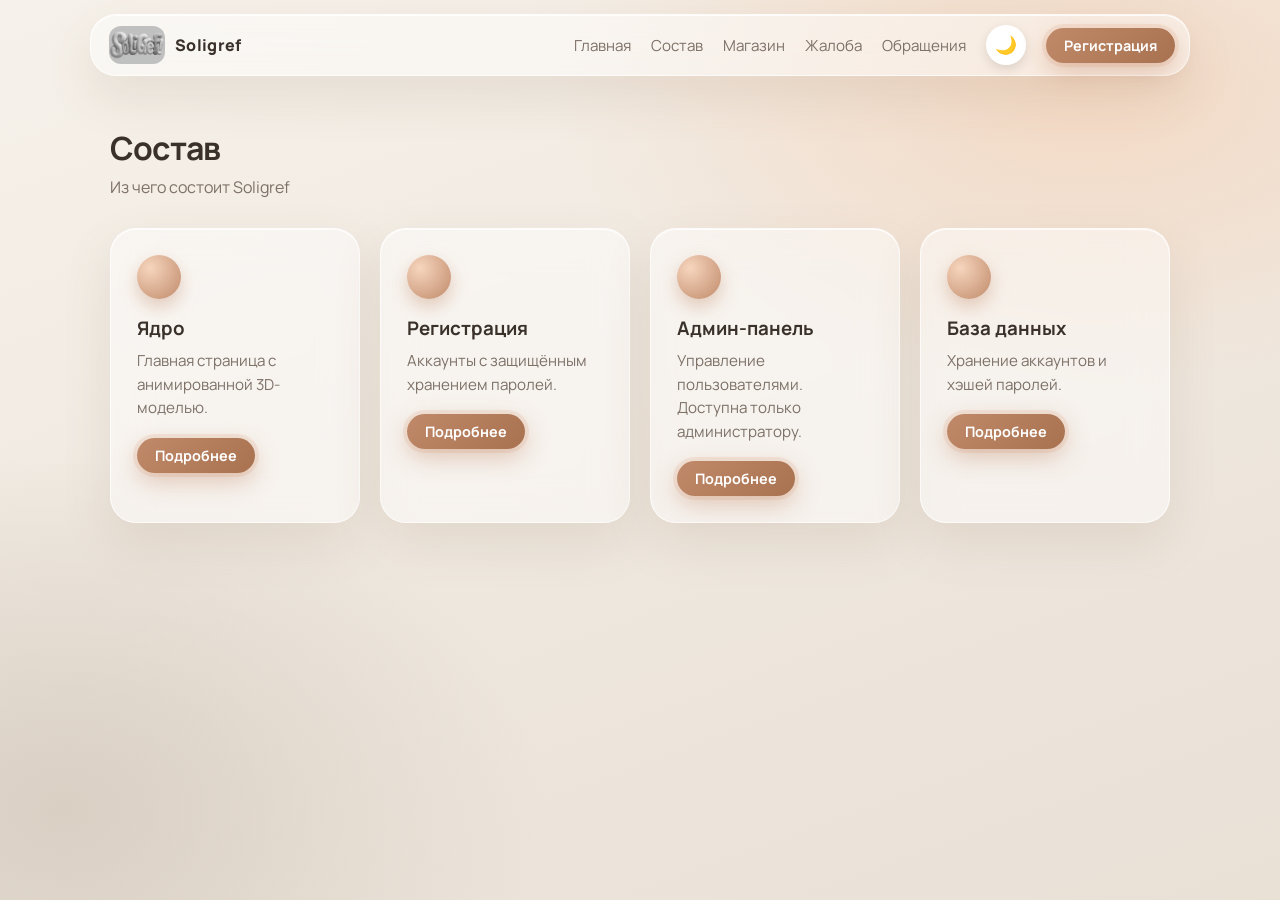
<file: -2-/sostav.html>
<!doctype html><html lang="ru"><head><title>Состав — Soligref</title><meta charset="utf-8"><script>try{var t=localStorage.getItem("soligref_theme")||(matchMedia("(prefers-color-scheme:dark)").matches?"dark":"light");document.documentElement.dataset.theme=t}catch(e){}</script><meta name="viewport" content="width=device-width,initial-scale=1"><link rel="icon" href="logo.jpg"><link href="https://fonts.googleapis.com/css2?family=Manrope:wght@400;600;800&display=swap" rel="stylesheet"><link rel="stylesheet" href="style.css"></head><body>
<nav class="glass"><a class="brand" href="index.html"><img src="logo.jpg" alt="Soligref"><span>Soligref</span></a><div class="links"><a href="index.html">Главная</a><a href="sostav.html">Состав</a></div></nav>
<main><h2 data-s="sostavTitle">Состав</h2><p class="sub" data-s="sostavSub">Из чего состоит Soligref</p>
<div class="grid" id="sostav-cards">
<div class="glass card"><div class="dot"></div><h3>Ядро</h3><p>Главная страница с анимированной 3D-моделью.</p><button class="btn sm" data-gate>Подробнее</button></div>
<div class="glass card"><div class="dot"></div><h3>Регистрация</h3><p>Аккаунты с защищённым хранением паролей.</p><button class="btn sm" data-gate>Подробнее</button></div>
<div class="glass card"><div class="dot"></div><h3>Админ-панель</h3><p>Управление пользователями. Доступна только администратору.</p><button class="btn sm" data-gate>Подробнее</button></div>
<div class="glass card"><div class="dot"></div><h3>База данных</h3><p>Хранение аккаунтов и хэшей паролей.</p><button class="btn sm" data-gate>Подробнее</button></div>
</div></main>
<script src="app.js"></script></body></html>
</file>
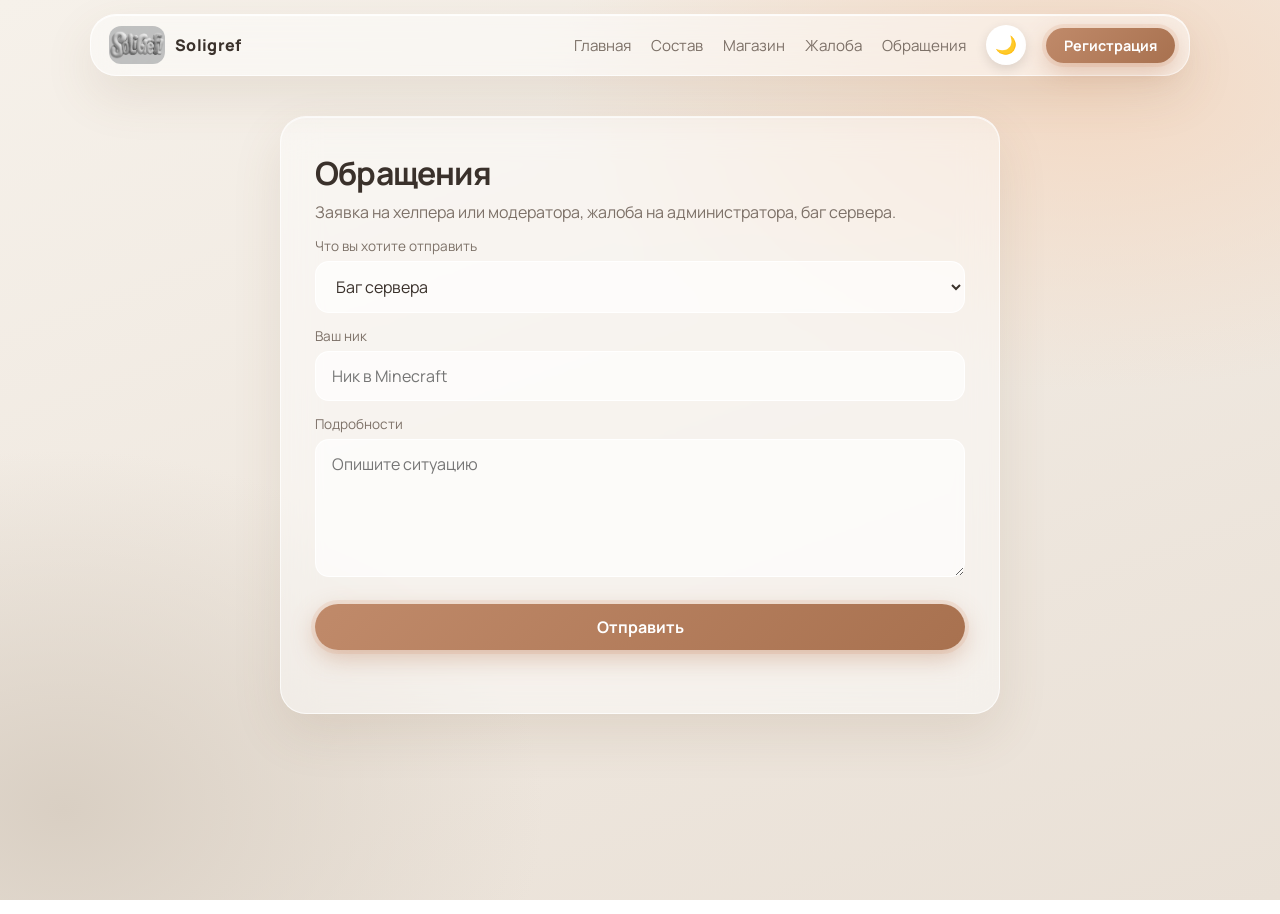
<file: -2-/support.html>
<!doctype html><html lang="ru"><head><title>Обращения — Soligref</title><meta charset="utf-8"><script>try{var t=localStorage.getItem("soligref_theme")||(matchMedia("(prefers-color-scheme:dark)").matches?"dark":"light");document.documentElement.dataset.theme=t}catch(e){}</script><meta name="viewport" content="width=device-width,initial-scale=1"><link rel="icon" href="logo.jpg"><link href="https://fonts.googleapis.com/css2?family=Manrope:wght@400;600;800&display=swap" rel="stylesheet"><link rel="stylesheet" href="style.css"></head><body>
<nav class="glass"><a class="brand" href="index.html"><img src="logo.jpg" alt="Soligref"><span>Soligref</span></a><div class="links"><a href="index.html">Главная</a><a href="sostav.html">Состав</a></div></nav>
<main>
<section class="glass formcard">
<h1>Обращения</h1>
<p class="sub">Заявка на хелпера или модератора, жалоба на администратора, баг сервера.</p>
<form id="sf" novalidate>
<label for="k">Что вы хотите отправить</label>
<select id="k"><option value="bug">Баг сервера</option><option value="admin">Жалоба на админа</option><option value="helper">Подать на хелпера</option><option value="mod">Подать на модератора</option></select>
<label for="n">Ваш ник</label><input id="n" maxlength="16" placeholder="Ник в Minecraft" autocomplete="off">
<div id="ta" style="display:none"><label for="t">Ник админа</label><input id="t" maxlength="16" autocomplete="off"></div>
<div id="ag" style="display:none"><label for="a">Возраст</label><input id="a" type="number" min="10" max="99"></div>
<div id="tm" style="display:none"><label for="ts">Тип теста</label><select id="ts"></select></div>
<div id="th" style="display:none"><div class="two"><div><label for="hh">Часов онлайн в день</label><input id="hh" type="number" min="1" max="24"></div><div><label for="hc">Discord или Telegram для связи</label><input id="hc" maxlength="40" placeholder="@ник"></div></div></div>
<label for="x" id="xl">Подробности</label><textarea id="x" rows="5" maxlength="1500" placeholder="Опишите ситуацию"></textarea>
<button class="btn" style="width:100%;margin-top:22px">Отправить</button>
<div class="msg" id="m" role="alert"></div></form></section></main>
<script src="app.js"></script>
<script>
const $=id=>document.getElementById(id),tt=support.get().testTypes||[];
$('ts').innerHTML=tt.map(t=>'<option>'+esc(t)+'</option>').join('');
function sync(){const k=$('k').value;$('ta').style.display=k==='admin'?'':'none';$('tm').style.display=k==='mod'?'':'none';$('th').style.display=k==='helper'?'':'none';$('ag').style.display=(k==='mod'||k==='helper')?'':'none';$('xl').textContent=k==='helper'?'Почему вы хотите стать хелпером? Опыт на серверах':'Подробности';
 $('m').className='msg';$('m').textContent=k==='mod'&&!tt.length?'Приём заявок на модератора сейчас закрыт':''}
$('k').onchange=sync;sync();
$('sf').onsubmit=ev=>{ev.preventDefault();const m=$('m');m.className='msg';if(!gate(ev))return;
 const k=$('k').value,nick=$('n').value.trim(),text=$('x').value.trim();
 if(!/^\w{3,16}$/.test(nick)){m.textContent='Ник: 3–16 символов, латиница, цифры и _';return}
 if(text.length<10){m.textContent='Опишите подробнее (минимум 10 символов)';return}
 const r={id:Date.now(),from:session.get().email,kind:k,nick,text,date:new Date().toISOString(),done:false};
 if(k==='admin'){r.target=$('t').value.trim();if(!r.target){m.textContent='Укажите ник админа';return}}
 if(k==='helper'){const ag=Number($('a').value),hh=Number($('hh').value),hc=$('hc').value.trim();
  if(!(ag>=10&&ag<=99)){m.textContent='Укажите возраст';return}
  if(!(hh>=1&&hh<=24)){m.textContent='Укажите, сколько часов в день вы бываете онлайн';return}
  if(hc.length<3){m.textContent='Укажите Discord или Telegram для связи';return}
  r.age=ag;r.hours=hh;r.contact=hc}
 if(k==='mod'){if(!tt.length){m.textContent='Приём заявок закрыт';return}const ag=Number($('a').value);if(!(ag>=10&&ag<=99)){m.textContent='Укажите возраст';return}r.age=ag;r.test=$('ts').value}
 const c=requests.all();c.push(r);
 try{requests.save(c)}catch{m.textContent='Не удалось сохранить';return}
 ev.target.reset();sync();m.className='msg ok';m.textContent='Обращение отправлено. Администрация ответит вам.'};
</script></body></html>
</file>
<file: style.css>
/* =========================================================
   Пист & Зёрна — общие стили для всех страниц
   ========================================================= */

:root {
  --cream: #f3eee2;
  --paper: #fbf8f1;
  --sage: #8ba08c;
  --sage-deep: #3e5a46;
  --forest: #2c3d31;
  --orange: #e8784b;
  --orange-deep: #d0643a;
  --muted: #5f6f63;
  --line: #e3dccb;
  --error: #b3412b;

  --font-head: "Unbounded", system-ui, sans-serif;
  --font-body: "Manrope", system-ui, -apple-system, "Segoe UI", sans-serif;

  /* Ширина контента. Фон секций идёт на весь экран,
     а содержимое не шире --max-width и стоит по центру. */
  --max-width: 1200px;
  --gutter: max(clamp(20px, 5vw, 64px), calc((100% - var(--max-width)) / 2));
}

/* ---------- База ---------- */
* { box-sizing: border-box; }

html {
  scroll-behavior: smooth;
  -webkit-text-size-adjust: 100%;
}

body {
  margin: 0;
  font-family: var(--font-body);
  color: var(--forest);
  background: var(--paper);
  line-height: 1.55;
  overflow-x: hidden;
}

img {
  max-width: 100%;
  height: auto;
}

h1, h2, h3 {
  font-family: var(--font-head);
  line-height: 1.2;
  margin: 0 0 0.6em;
}
h1 { font-size: clamp(1.8rem, 3.6vw, 2.6rem); }
h2 { font-size: clamp(1.3rem, 2.4vw, 1.8rem); }
h3 { font-size: 1.02rem; }

p { margin: 0 0 1em; color: var(--muted); }

a { color: inherit; }

:focus-visible {
  outline: 3px solid var(--orange);
  outline-offset: 3px;
}

section[id] { scroll-margin-top: 90px; }

/* Если захотите обернуть что-то вручную */
.container {
  max-width: 1200px;
  margin: 0 auto;
  padding: 0 20px;
  width: 100%;
}

/* ---------- Кнопки ---------- */
.btn {
  display: inline-block;
  background: var(--orange);
  color: #fff;
  text-decoration: none;
  font: inherit;
  font-size: 1rem;
  font-weight: 700;
  padding: 14px 26px;
  border: 0;
  border-radius: 999px;
  cursor: pointer;
  transition: background-color 0.2s ease;
}
.btn:hover { background: var(--orange-deep); }
.btn-small { padding: 10px 18px; font-size: 0.9rem; }

.add-btn {
  width: 36px;
  height: 36px;
  border: 0;
  border-radius: 50%;
  background: var(--sage-deep);
  color: #fff;
  font-size: 1.2rem;
  cursor: pointer;
}
.add-btn:hover { background: var(--forest); }

/* ---------- Шапка и навигация ---------- */
.site-header {
  display: flex;
  flex-wrap: wrap;
  align-items: center;
  justify-content: space-between;
  gap: 16px 24px;
  padding: 18px var(--gutter);
  background: var(--cream);
  position: sticky;
  top: 0;
  z-index: 20;
}

.logo {
  display: flex;
  align-items: center;
  gap: 12px;
  text-decoration: none;
}
.logo strong { display: block; font-family: var(--font-head); font-size: 1rem; }
.logo small { display: block; color: var(--muted); font-size: 0.75rem; }

.logo-mark {
  width: 40px;
  height: 40px;
  flex-shrink: 0;
  object-fit: cover;
  border-radius: 50%;
}

.nav {
  display: flex;
  flex-wrap: wrap;
  justify-content: center;
  gap: 16px 28px;
}
.nav a { text-decoration: none; font-weight: 500; }
.nav a:hover,
.nav a[aria-current="page"] { color: var(--orange); }

/* ---------- Общие блоки ---------- */
.page-hero {
  background: var(--cream);
  padding: 56px var(--gutter) 40px;
}
.page-hero p { font-size: 1.05rem; max-width: 58ch; }

.section { padding: 48px var(--gutter); }
.section-tint { background: var(--cream); }

.section-dark {
  background: var(--sage-deep);
  color: var(--cream);
}
.section-dark h2 { color: var(--cream); }
.section-dark p { color: #d8e2d4; }

.cta { text-align: center; }

.split {
  display: grid;
  grid-template-columns: 1fr 1fr;
  gap: 40px;
  align-items: start;
}

.photo {
  min-height: 300px;
  border-radius: 40px 40px 40px 120px;
  background: linear-gradient(160deg, #dfe6d7, #c9d6c3);
}

.copy {
  text-align: center;
  font-size: 0.8rem;
  padding: 24px var(--gutter);
  border-top: 1px solid #ddd5c3;
  margin: 0;
}

.card {
  background: var(--paper);
  border: 1px solid var(--line);
  border-radius: 18px;
  padding: 22px;
}

/* ---------- Главная: герой ---------- */
.hero {
  display: grid;
  grid-template-columns: 1.05fr 1fr;
  align-items: center;
  gap: 40px;
  padding: 24px var(--gutter) 48px;
  background: var(--cream);
}
.hero-text p { font-size: 1.05rem; max-width: 42ch; }
.hero-text .btn { margin-top: 8px; }

.hero-badges {
  list-style: none;
  padding: 0;
  margin: 36px 0 0;
  display: flex;
  flex-wrap: wrap;
  gap: 18px;
  font-size: 0.85rem;
  color: var(--muted);
}

.hero-photo {
  position: relative;
  min-height: 380px;
  border-radius: 40px 40px 40px 140px;
  overflow: hidden;
  background: linear-gradient(160deg, #dfe6d7, #c9d6c3);
}
.hero-photo img {
  position: absolute;
  inset: 0;
  width: 100%;
  height: 100%;
  object-fit: cover;
}

.hero-tag {
  position: absolute;
  right: 20px;
  bottom: 20px;
  background: var(--paper);
  padding: 12px 16px;
  border-radius: 16px;
  font-size: 0.85rem;
  font-weight: 700;
}

.features {
  display: grid;
  grid-template-columns: repeat(4, 1fr);
  gap: 24px;
  padding: 48px var(--gutter);
  background: var(--paper);
}
.feature { text-align: center; }
.feature p { font-size: 0.9rem; }

/* ---------- Напитки ---------- */
.drinks-panel {
  background: var(--sage);
  border-radius: 24px;
  padding: 40px clamp(20px, 4vw, 48px);
  color: var(--forest);
}
.drinks-panel p {
  color: var(--forest);
  opacity: 0.85;
}
.drinks-panel .section-head {
  max-width: 40ch;
  margin-bottom: 28px;
}

.drinks {
  display: grid;
  grid-template-columns: repeat(3, 1fr);
  gap: 24px;
}
.drink { text-align: center; }

/* Круглое фото напитка */
.drink-photo {
  width: 150px;
  height: 150px;
  margin: 0 auto 14px;
  border-radius: 50%;
  overflow: hidden;
  background: var(--paper);
  box-shadow: 0 8px 24px rgba(44, 61, 49, 0.15);
}
.drink-photo img {
  width: 100%;
  height: 100%;
  object-fit: cover;
  display: block;
}

.drink h3 { margin-bottom: 4px; }
.drink p { font-size: 0.85rem; margin-bottom: 6px; }

/* ---------- Десерты и меню ---------- */
.center-title {
  text-align: center;
  font-size: 1.2rem;
  margin: 48px 0 24px;
}

.items {
  display: grid;
  gap: 16px;
  grid-template-columns: repeat(auto-fit, minmax(260px, 1fr));
}
.item {
  background: var(--paper);
  border: 1px solid var(--line);
  border-radius: 18px;
  padding: 20px;
  display: grid;
  grid-template-columns: 56px 1fr auto;
  gap: 14px;
  align-items: start;
}
.item-icon {
  width: 56px;
  height: 56px;
  border-radius: 16px;
  background: var(--cream);
  display: grid;
  place-items: center;
  font-size: 28px;
}
.item h3 { margin: 0 0 4px; font-size: 0.98rem; }
.item p { margin: 0 0 6px; font-size: 0.85rem; }
.item .add-btn { align-self: center; }

.price {
  font-weight: 700;
  color: var(--forest);
  white-space: nowrap;
}

.cat { margin-bottom: 48px; }
.cat-head {
  display: flex;
  align-items: baseline;
  justify-content: space-between;
  gap: 16px;
  border-bottom: 2px solid var(--sage);
  padding-bottom: 10px;
  margin-bottom: 24px;
}
.cat-head p { margin: 0; font-size: 0.9rem; }

/* ---------- Зёрна ---------- */
.beans {
  display: grid;
  gap: 24px;
  grid-template-columns: repeat(auto-fit, minmax(260px, 1fr));
}
.bean { display: grid; gap: 10px; }
.bean-top {
  display: flex;
  justify-content: space-between;
  align-items: baseline;
  gap: 12px;
}
.bean h3 { margin: 0; }
.roast {
  display: inline-block;
  padding: 4px 10px;
  border-radius: 999px;
  background: var(--cream);
  font-size: 0.8rem;
  font-weight: 700;
  white-space: nowrap;
}
.facts {
  display: grid;
  grid-template-columns: auto 1fr;
  gap: 6px 14px;
  margin: 0;
  font-size: 0.9rem;
}
.facts dt { color: var(--muted); }
.facts dd { margin: 0; font-weight: 700; }

.beans-list {
  list-style: none;
  padding: 0;
  margin: 0;
  display: grid;
  gap: 16px;
  font-size: 0.95rem;
}
.beans-list li {
  padding: 18px 22px;
  border-radius: 18px;
  background: rgba(251, 248, 241, 0.08);
  border: 1px solid rgba(251, 248, 241, 0.18);
}
.beans-list strong {
  display: block;
  font-family: var(--font-head);
  font-size: 0.9rem;
}

/* ---------- Принципы, шаги, советы ---------- */
.values {
  display: grid;
  gap: 24px;
  grid-template-columns: repeat(auto-fit, minmax(220px, 1fr));
}
.value {
  border-top: 3px solid var(--sage);
  padding-top: 16px;
}
.value p { margin: 0; }

/* ---------- Команда ---------- */
.team {
  display: grid;
  gap: 24px;
  grid-template-columns: repeat(auto-fit, minmax(220px, 1fr));
}
.member .avatar {
  width: 64px;
  height: 64px;
  border-radius: 50%;
  background: var(--sage);
  margin-bottom: 12px;
}
.member h3 { margin-bottom: 2px; }
.member p { font-size: 0.9rem; margin: 0; }

/* ---------- Контакты ---------- */
.contact-grid {
  display: grid;
  grid-template-columns: 1fr 1fr;
  gap: 40px;
  align-items: start;
}
.info { display: grid; gap: 20px; }
.info-item {
  background: var(--paper);
  border: 1px solid var(--line);
  border-radius: 18px;
  padding: 20px;
}
.info-item h3 { margin-bottom: 6px; }
.info-item p { margin: 0; color: var(--forest); }

.map {
  min-height: 220px;
  border-radius: 24px;
  background: linear-gradient(160deg, #dfe6d7, #c9d6c3);
  display: grid;
  place-items: center;
  color: var(--sage-deep);
  font-weight: 700;
}

.footer-contacts {
  display: grid;
  grid-template-columns: 1fr 1fr;
  gap: 40px;
  padding: 56px var(--gutter) 24px;
  background: var(--cream);
}
.footer-contacts p { color: var(--forest); margin-bottom: 6px; }

/* ---------- Формы ---------- */
.form {
  display: grid;
  gap: 14px;
  background: var(--cream);
  border-radius: 24px;
  padding: 28px;
}
.form label {
  display: grid;
  gap: 6px;
  font-weight: 700;
  font-size: 0.9rem;
}
.form input,
.form select,
.form textarea {
  font: inherit;
  font-weight: 400;
  padding: 12px 14px;
  border-radius: 14px;
  border: 1px solid #cfc7b4;
  background: #fff;
  color: var(--forest);
  width: 100%;
}
.form textarea { resize: vertical; }
.form .btn { justify-self: start; }
.form [aria-invalid="true"] { border-color: var(--error); }

.form-row {
  display: grid;
  gap: 14px;
  grid-template-columns: 1fr 1fr;
}

.form-inline {
  display: flex;
  flex-wrap: wrap;
  gap: 12px;
  background: none;
  padding: 0;
  border-radius: 0;
}
.form-inline input {
  flex: 1;
  min-width: 200px;
  width: auto;
  border-radius: 999px;
  padding: 14px 18px;
  background: var(--paper);
}

.form-msg {
  margin: 0;
  font-weight: 700;
  color: var(--sage-deep);
}
.form-msg.error { color: var(--error); }

/* ---------- Вакансии ---------- */
.vacancy-list {
  display: grid;
  gap: 16px;
  margin-top: 24px;
}
.vacancy {
  display: grid;
  grid-template-columns: 1fr auto;
  gap: 8px 24px;
  align-items: center;
}
.vacancy h3 { margin: 0 0 4px; font-size: 1.05rem; }
.vacancy p { margin: 0; font-size: 0.9rem; }
.vacancy-meta {
  grid-column: 1;
  font-size: 0.82rem;
  color: var(--sage-deep);
  font-weight: 700;
}
.vacancy .btn {
  grid-row: 1 / 3;
  grid-column: 2;
}
.vacancy-open {
  justify-self: start;
  background: none;
  border: 0;
  padding: 0;
  font: inherit;
  color: var(--sage-deep);
  font-weight: 700;
  cursor: pointer;
  text-decoration: underline;
  text-underline-offset: 4px;
}
.vacancy-details {
  grid-column: 1 / -1;
  font-size: 0.92rem;
  border-top: 1px dashed #d6cdb7;
  padding-top: 12px;
}
.vacancy-details ul {
  margin: 0;
  padding-left: 20px;
  color: var(--muted);
}

.apply {
  display: grid;
  grid-template-columns: 1fr 1.2fr;
  gap: 48px;
  padding: 56px var(--gutter);
  background: var(--sage);
  color: var(--forest);
}
.apply p { color: var(--forest); opacity: 0.9; }

/* ---------- Чат-помощник ---------- */
.chat-toggle {
  position: fixed;
  right: 20px;
  bottom: 20px;
  z-index: 30;
  background: var(--sage-deep);
  color: var(--cream);
  border: 0;
  border-radius: 999px;
  padding: 14px 20px;
  font: inherit;
  font-weight: 700;
  cursor: pointer;
  box-shadow: 0 10px 24px rgba(44, 61, 49, 0.25);
}
.chat-toggle:hover { background: var(--forest); }

.chat-panel {
  position: fixed;
  right: 20px;
  bottom: 84px;
  z-index: 30;
  width: min(360px, calc(100vw - 40px));
  height: 460px;
  max-height: calc(100vh - 110px);
  background: var(--paper);
  border-radius: 20px;
  box-shadow: 0 16px 40px rgba(44, 61, 49, 0.25);
  display: flex;
  flex-direction: column;
  overflow: hidden;
}
.chat-panel[hidden] { display: none; }

.chat-head {
  display: flex;
  justify-content: space-between;
  align-items: center;
  padding: 14px 18px;
  background: var(--sage-deep);
  color: var(--cream);
}
.chat-close {
  background: none;
  border: 0;
  color: var(--cream);
  font-size: 1.4rem;
  line-height: 1;
  cursor: pointer;
}

.chat-log {
  flex: 1;
  overflow-y: auto;
  padding: 16px;
  display: flex;
  flex-direction: column;
  gap: 10px;
}
.msg {
  max-width: 85%;
  padding: 10px 14px;
  border-radius: 16px;
  font-size: 0.92rem;
  line-height: 1.45;
}
.msg.bot {
  align-self: flex-start;
  background: var(--cream);
  color: var(--forest);
}
.msg.user {
  align-self: flex-end;
  background: var(--sage);
  color: var(--forest);
}

.chat-form {
  display: flex;
  gap: 8px;
  padding: 12px;
  border-top: 1px solid var(--line);
}
.chat-form input {
  flex: 1;
  min-width: 0;
  padding: 10px 14px;
  border-radius: 999px;
  border: 1px solid #cfc7b4;
  font: inherit;
}
/* Сетка для карточек меню (4 колонки в ряд) */
.cat .items {
  display: grid;
  grid-template-columns: repeat(4, 1fr);
  gap: 24px;
  align-items: start;
}

/* Сама карточка товара */
.cat .item {
  display: flex;
  flex-direction: column;
  background: transparent; /* или ваш цвет карточки, если нужен */
  border: none;
  padding: 0;
}

/* Контейнер для прямоугольной картинки */
.cat .item-photo {
  width: 100%;
  height: 160px; /* фиксированная высота для одинакового размера */
  border-radius: 12px;
  overflow: hidden;
  margin-bottom: 12px;
  background: #e2e8f0;
}

/* Изображение внутри карточки */
.cat .item-photo img {
  width: 100%;
  height: 100%;
  object-fit: cover;
  display: block;
}

/* Заголовок товара (Название) */
.cat .item h3 {
  font-size: 16px;
  font-weight: 700;
  margin: 0 0 4px 0;
  color: var(--forest, #1b2e23);
}

/* Описание товара */
.cat .item p {
  font-size: 13px;
  color: var(--forest, #1b2e23);
  opacity: 0.75;
  margin: 0 0 10px 0;
  line-height: 1.4;
}

/* Цена */
.cat .item .price {
  font-size: 15px;
  font-weight: 700;
  color: var(--forest, #1b2e23);
  margin-top: auto;
}





.admin-container {
      max-width: 1000px;
      margin: 40px auto;
      padding: 0 20px;
    }
    .admin-header {
      display: flex;
      justify-content: space-between;
      align-items: center;
      margin-bottom: 30px;
    }
    .admin-section {
      background: var(--sage, #e8efe9);
      border-radius: 20px;
      padding: 24px;
      margin-bottom: 30px;
      color: var(--forest, #2c3d31);
      box-shadow: 0 8px 24px rgba(44, 61, 49, 0.08);
    }
    .admin-section h2 {
      margin-bottom: 16px;
      font-size: 22px;
    }
    .data-table {
      width: 100%;
      border-collapse: collapse;
      background: #fff;
      border-radius: 12px;
      overflow: hidden;
    }
    .data-table th, .data-table td {
      padding: 12px 16px;
      text-align: left;
      border-bottom: 1px solid #eee;
    }
    .data-table th {
      background: #f4f7f4;
      font-weight: 700;
    }
    .data-table tr:last-child td {
      border-bottom: none;
    }
    .empty-msg {
      color: #666;
      font-style: italic;
    }
    .btn-clear {
      background: #d9534f;
      color: white;
      border: none;
      padding: 8px 16px;
      border-radius: 8px;
      cursor: pointer;
      font-weight: 500;
      transition: background 0.2s;
    }
    .btn-clear:hover {
      background: #c9302c;
    }

/* Адаптивность для планшетов и телефонов */
@media (max-width: 900px) {
  .cat .items {
    grid-template-columns: repeat(2, 1fr);
  }
}

@media (max-width: 550px) {
  .cat .items {
    grid-template-columns: 1fr;
  }
}

/* ---------- Адаптив ---------- */
@media (max-width: 960px) {
  .features { grid-template-columns: repeat(2, 1fr); }
  .hero,
  .split,
  .contact-grid,
  .footer-contacts,
  .apply { grid-template-columns: 1fr; }
  .nav { gap: 14px 20px; font-size: 0.9rem; }
}

@media (max-width: 640px) {
  .site-header .btn-small { display: none; }
  .features,
  .drinks { grid-template-columns: 1fr; }
  .drink-photo { width: 120px; height: 120px; }
  .hero-photo { min-height: 280px; }
  .form-row { grid-template-columns: 1fr; }
  .vacancy { grid-template-columns: 1fr; }
  .vacancy .btn { grid-row: auto; grid-column: auto; justify-self: start; }
  .item { grid-template-columns: 48px 1fr; }
  .item .price,
  .item .add-btn { grid-column: 2; justify-self: start; }
}

@media (prefers-reduced-motion: reduce) {
  html { scroll-behavior: auto; }
  * { transition: none !important; }
}
</file>
<file: -2-/style.css>
:root{--g1:#f3d9c4;--g2:#d9cfc3;--field:rgba(255,255,255,.65);--fline:rgba(255,255,255,.9);--chip:#fff;--bg1:#e9e0d6;--bg2:#f6f1ea;--ink:#3a312b;--mute:#7d7168;--cu:#c08a6a;--cu2:#e6b99a;--glass:rgba(255,255,255,.45);--line:rgba(255,255,255,.7)}
*{box-sizing:border-box;margin:0}
html{scroll-behavior:smooth}
body{font-family:Manrope,system-ui,sans-serif;color:var(--ink);min-height:100vh;
background:radial-gradient(900px 500px at 85% 10%,var(--g1) 0,transparent 60%),radial-gradient(800px 600px at 5% 90%,var(--g2) 0,transparent 60%),linear-gradient(160deg,var(--bg2),var(--bg1));background-attachment:fixed}
a{color:inherit;text-decoration:none}
.glass{background:var(--glass);border:1px solid var(--line);backdrop-filter:blur(18px);-webkit-backdrop-filter:blur(18px);border-radius:26px;box-shadow:0 20px 50px rgba(120,90,60,.12),inset 0 1px 0 rgba(255,255,255,.8)}
nav{position:sticky;top:14px;z-index:20;margin:14px auto 0;max-width:1100px;display:flex;align-items:center;gap:22px;padding:10px 14px 10px 18px;border-radius:22px}
nav .brand{display:flex;align-items:center;gap:10px;font-weight:800;letter-spacing:.3px}
nav .brand img{height:38px;width:56px;object-fit:cover;border-radius:12px}
nav .links{display:flex;gap:20px;margin-left:auto;align-items:center;font-size:.95rem;color:var(--mute)}
nav .links a:hover{color:var(--ink)}
.btn{display:inline-block;border:0;cursor:pointer;font:inherit;font-weight:700;padding:12px 24px;border-radius:999px;color:#fff;background:linear-gradient(135deg,var(--cu),#a8714f);box-shadow:0 8px 24px rgba(192,138,106,.45),0 0 0 4px rgba(230,185,154,.25);transition:transform .2s,box-shadow .2s}
.btn:hover{transform:translateY(-2px)}
.btn.light{background:var(--chip);color:var(--ink);box-shadow:0 4px 16px rgba(0,0,0,.08)}
.btn.sm{padding:8px 18px;font-size:.9rem}
main{max-width:1100px;margin:0 auto;padding:0 20px 80px}
.hero{display:grid;grid-template-columns:1fr 1.1fr;gap:40px;align-items:center;padding:60px 0 30px}
.hero h1{font-size:clamp(2.2rem,5vw,3.8rem);line-height:1.05;letter-spacing:-1.5px;margin-bottom:18px}
.hero p{color:var(--mute);line-height:1.6;max-width:44ch;margin-bottom:28px}
.hero .row{display:flex;gap:12px;flex-wrap:wrap}
.stage{perspective:1000px}
.model{position:relative;border-radius:34px;overflow:hidden;transform-style:preserve-3d;transition:transform .15s ease-out;animation:float 6s ease-in-out infinite;box-shadow:0 40px 70px rgba(90,60,40,.28)}
.model img{display:block;width:100%;animation:breathe 8s ease-in-out infinite}
.model::after{content:"";position:absolute;inset:0;background:linear-gradient(115deg,transparent 35%,rgba(255,255,255,.35) 50%,transparent 65%);background-size:250% 100%;animation:shine 5s linear infinite}
@keyframes float{50%{translate:0 -14px}}
@keyframes breathe{50%{transform:scale(1.04) rotate(.6deg)}}
@keyframes shine{from{background-position:150% 0}to{background-position:-100% 0}}
.grid{display:grid;grid-template-columns:repeat(auto-fit,minmax(240px,1fr));gap:20px;margin-top:30px}
.card{padding:26px}
.card h3{margin-bottom:8px}
.card p{color:var(--mute);line-height:1.55;margin-bottom:18px;font-size:.95rem}
.dot{width:44px;height:44px;border-radius:50%;margin-bottom:16px;background:radial-gradient(circle at 30% 30%,#f6d5bd,var(--cu));box-shadow:0 8px 18px rgba(192,138,106,.4)}
h2{font-size:2rem;letter-spacing:-.8px;margin-top:50px}
.sub{color:var(--mute);margin-top:6px}
.overlay{position:fixed;inset:0;z-index:50;display:none;place-items:center;background:rgba(70,50,35,.35);backdrop-filter:blur(6px)}
.overlay.open{display:grid}
.modal{padding:34px;max-width:400px;width:90%;text-align:center;animation:pop .25s}
.modal p{color:var(--mute);margin:10px 0 22px;line-height:1.5}
@keyframes pop{from{transform:scale(.9);opacity:0}}
.auth{min-height:calc(100vh - 100px);display:grid;place-items:center;padding:30px 20px}
.auth .glass{width:100%;max-width:420px;padding:34px}
.tabs{display:flex;gap:6px;background:var(--field);padding:5px;border-radius:999px;margin-bottom:22px}
.tabs button{flex:1;border:0;background:none;font:inherit;font-weight:700;padding:10px;border-radius:999px;cursor:pointer;color:var(--mute)}
.tabs button.on{background:var(--chip);color:var(--ink);box-shadow:0 4px 12px rgba(0,0,0,.08)}
label{display:block;font-size:.85rem;color:var(--mute);margin:14px 0 6px}
input{width:100%;font:inherit;padding:13px 16px;border-radius:14px;border:1px solid var(--fline);background:var(--field);color:var(--ink);outline:0}
input:focus{box-shadow:0 0 0 3px rgba(230,185,154,.6)}
.auth .btn{width:100%;margin-top:22px}
.msg{min-height:1.2em;margin-top:12px;font-size:.9rem;color:#b2462f;text-align:center}
.msg.ok{color:#3d7a4f}
.logo-s{display:block;margin:0 auto 18px;height:70px;border-radius:18px}
table{width:100%;border-collapse:collapse;font-size:.9rem}
th,td{text-align:left;padding:12px 10px;border-bottom:1px solid rgba(120,90,60,.12)}
th{color:var(--mute);font-weight:600}
td code{font-size:.78rem;color:var(--mute);word-break:break-all}
.stats{display:flex;gap:16px;margin:24px 0;flex-wrap:wrap}
.stats .glass{padding:18px 26px}
.stats b{font-size:1.8rem;display:block}
:focus-visible{outline:3px solid var(--cu);outline-offset:2px}
@media(max-width:800px){.hero{grid-template-columns:1fr}nav{flex-wrap:wrap;gap:10px}nav .links{gap:12px;font-size:.85rem;flex-wrap:wrap}nav .brand span{display:none}.wrap{overflow-x:auto}}
@media(prefers-reduced-motion:reduce){*{animation:none!important;transition:none!important}}
select,textarea{width:100%;font:inherit;padding:13px 16px;border-radius:14px;border:1px solid var(--fline);background:var(--field);color:var(--ink);outline:0}textarea{resize:vertical}select:focus,textarea:focus{box-shadow:0 0 0 3px rgba(230,185,154,.6)}.thumb{height:46px;border-radius:8px;cursor:pointer}
.price{display:block;font-size:1.6rem;font-weight:800;letter-spacing:-.5px;margin:4px 0 16px}
.modal.left{text-align:left;max-width:440px}
.modal.left .btn{width:100%;margin-top:16px}
.chk{display:flex;gap:10px;align-items:flex-start;margin-top:18px;color:var(--mute);font-size:.9rem;line-height:1.4}
.chk input{width:auto;margin-top:3px}
.chk a{text-decoration:underline}
.sum{display:flex;justify-content:space-between;padding:12px 16px;border-radius:14px;background:var(--field);margin-top:12px}

/* ---- Тёмная тема ---- */
:root[data-theme=dark]{--bg1:#14110f;--bg2:#1d1814;--ink:#f1e8df;--mute:#a99c90;--cu:#d19a78;--glass:rgba(42,34,28,.6);--line:rgba(255,255,255,.09);--g1:#3b2517;--g2:#231c17;--field:rgba(255,255,255,.07);--fline:rgba(255,255,255,.14);--chip:#322922;color-scheme:dark}
:root[data-theme=dark] .glass{box-shadow:0 20px 50px rgba(0,0,0,.45),inset 0 1px 0 rgba(255,255,255,.07)}
:root[data-theme=dark] .btn.light{box-shadow:0 4px 16px rgba(0,0,0,.4)}
:root[data-theme=dark] .model{box-shadow:0 40px 70px rgba(0,0,0,.6)}
:root[data-theme=dark] th,:root[data-theme=dark] td{border-bottom-color:rgba(255,255,255,.1)}
:root[data-theme=dark] .msg{color:#ff8a73}:root[data-theme=dark] .msg.ok{color:#7fd39a}
:root[data-theme=dark] .overlay{background:rgba(0,0,0,.6)}
/* смена темы: круговая волна от кнопки */
::view-transition-old(root),::view-transition-new(root){animation:none;mix-blend-mode:normal}
::view-transition-old(root){z-index:1}::view-transition-new(root){z-index:2}
.tt,.tt *{transition:background-color .5s,color .5s,border-color .5s,box-shadow .5s!important}
.themebtn{border:1px solid var(--line);background:var(--chip);color:var(--ink);width:40px;height:40px;border-radius:50%;font-size:1.1rem;cursor:pointer;display:grid;place-items:center;box-shadow:0 4px 12px rgba(0,0,0,.12);transition:transform .35s}
.themebtn:hover{transform:rotate(25deg) scale(1.08)}.themebtn:active{transform:scale(.9) rotate(180deg)}
/* админка и магазин */
.ptile{display:flex;gap:10px;flex-wrap:wrap;align-items:flex-end;margin-top:12px;padding:12px;border-radius:16px;background:var(--field)}
.hint{color:var(--mute);font-size:.85rem}
.pimgw{height:150px;margin:-6px -6px 14px;border-radius:18px;overflow:hidden;display:grid;place-items:center;background:var(--field)}
.pimg{width:100%;height:100%;object-fit:cover}
.pimgw .dot{margin:0}
.badge{display:inline-block;background:linear-gradient(135deg,var(--cu),#a8714f);color:#fff;font-weight:800;font-size:.78rem;padding:3px 10px;border-radius:999px;margin-bottom:8px}
.price s{color:var(--mute);font-size:.95rem;font-weight:600;margin-right:8px}
.cprow{display:flex;gap:8px}.cprow .btn{white-space:nowrap}
/* главная */
.tag{display:inline-block;padding:6px 14px;border-radius:999px;background:var(--field);border:1px solid var(--line);font-size:.8rem;font-weight:700;color:var(--mute);margin-bottom:16px}
.ipbox{display:flex;align-items:center;gap:14px;flex-wrap:wrap;padding:14px 16px 14px 22px;border-radius:20px;margin:0 0 24px;max-width:460px}
.ipbox small{display:block;color:var(--mute);font-size:.75rem;letter-spacing:.6px;text-transform:uppercase}
.ipbox b{font-size:1.35rem;letter-spacing:.3px;word-break:break-all}
.ipbox .btn{margin-left:auto}
.steps{counter-reset:s;display:grid;grid-template-columns:repeat(auto-fit,minmax(240px,1fr));gap:20px;margin-top:24px}
.step{counter-increment:s;padding:26px}.step::before{content:counter(s);display:grid;place-items:center;width:44px;height:44px;border-radius:50%;margin-bottom:14px;font-weight:800;color:#fff;background:radial-gradient(circle at 30% 30%,#f6d5bd,var(--cu))}
.step p{color:var(--mute);line-height:1.55}
.linkcard{display:block;transition:transform .2s}.linkcard:hover{transform:translateY(-4px)}
.grid.compact .card p{margin-bottom:0}
/* жалоба */
.formcard{max-width:720px;margin:40px auto 60px;padding:34px}
.formcard h1{font-size:2rem;letter-spacing:-.8px}
.two{display:grid;grid-template-columns:1fr 1fr;gap:14px}
.preview{margin-top:10px;max-width:100%;max-height:240px;border-radius:14px;display:none}
.drop{display:block;padding:22px;text-align:center;border:2px dashed var(--fline);border-radius:16px;cursor:pointer;color:var(--mute);margin:0}
.drop:hover,.drop:focus-within{border-color:var(--cu)}.drop input{display:none}
@media(max-width:600px){.two{grid-template-columns:1fr}}
</file>
